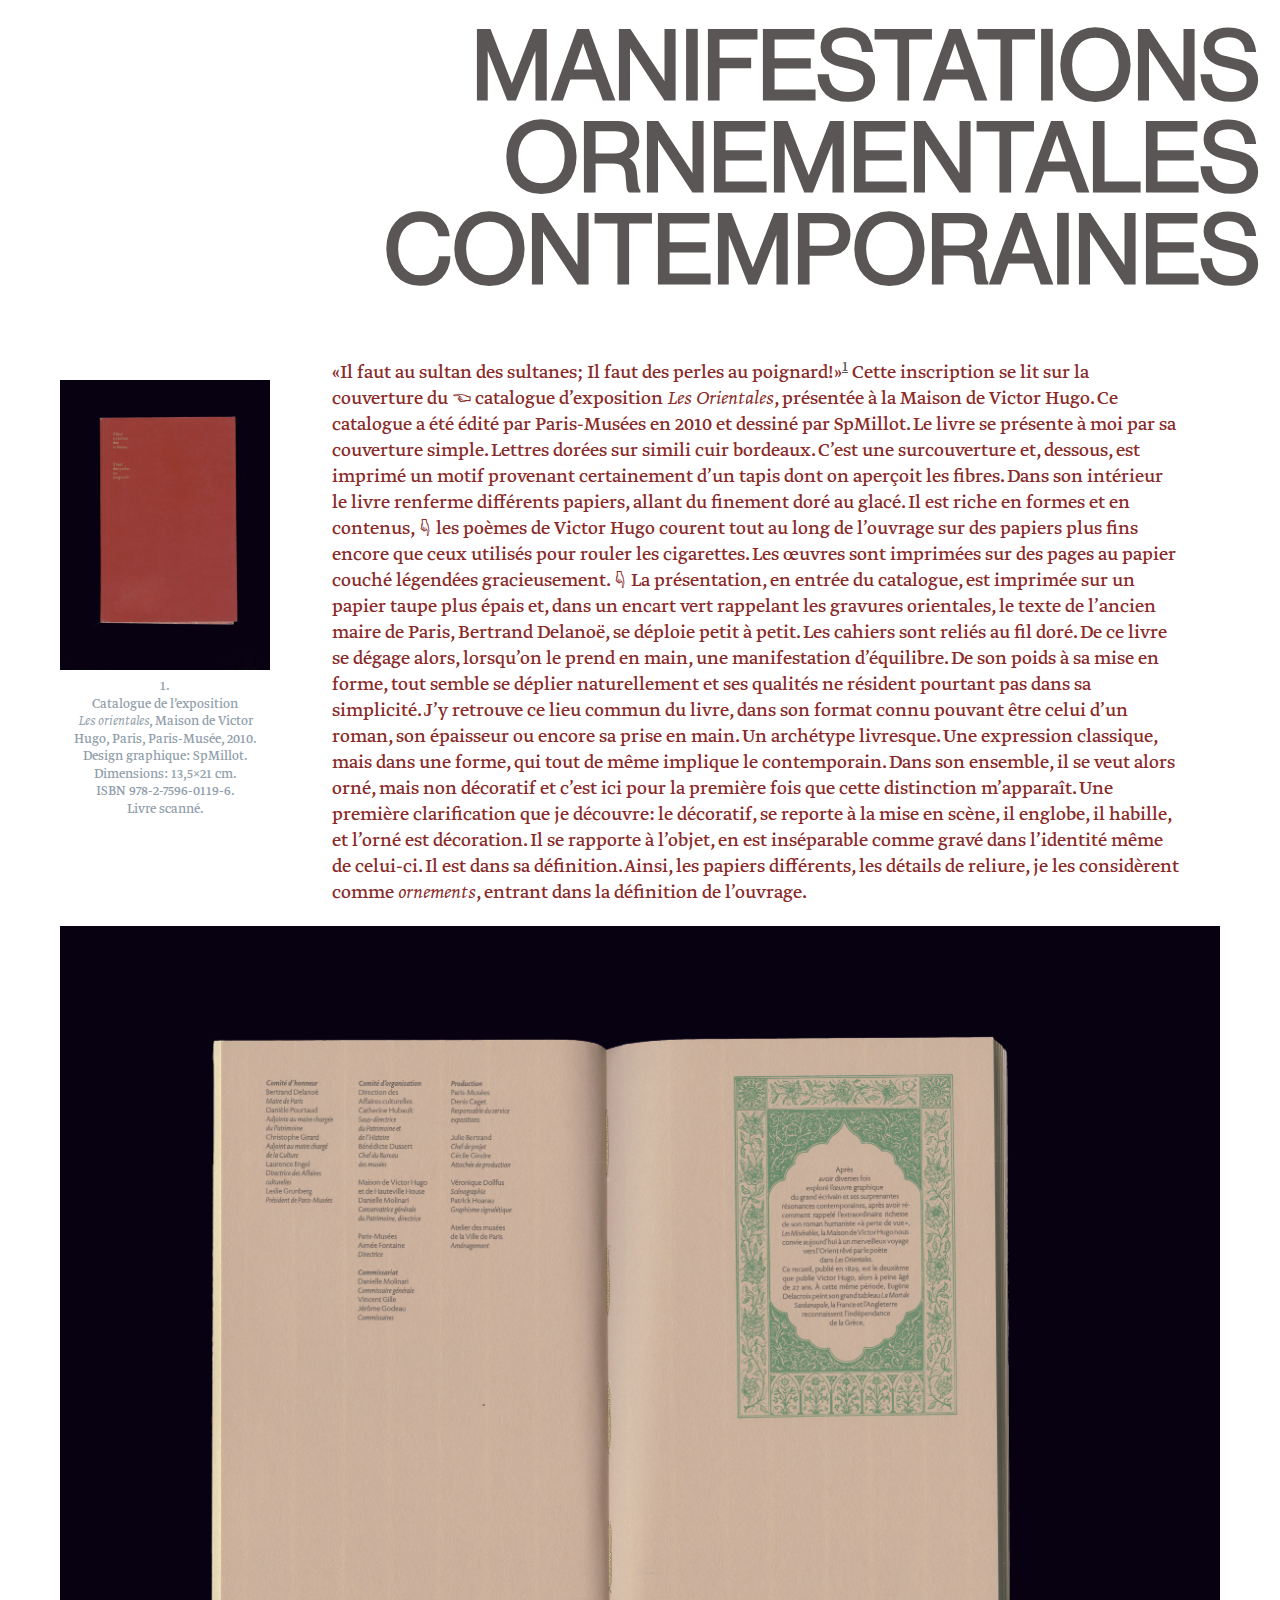
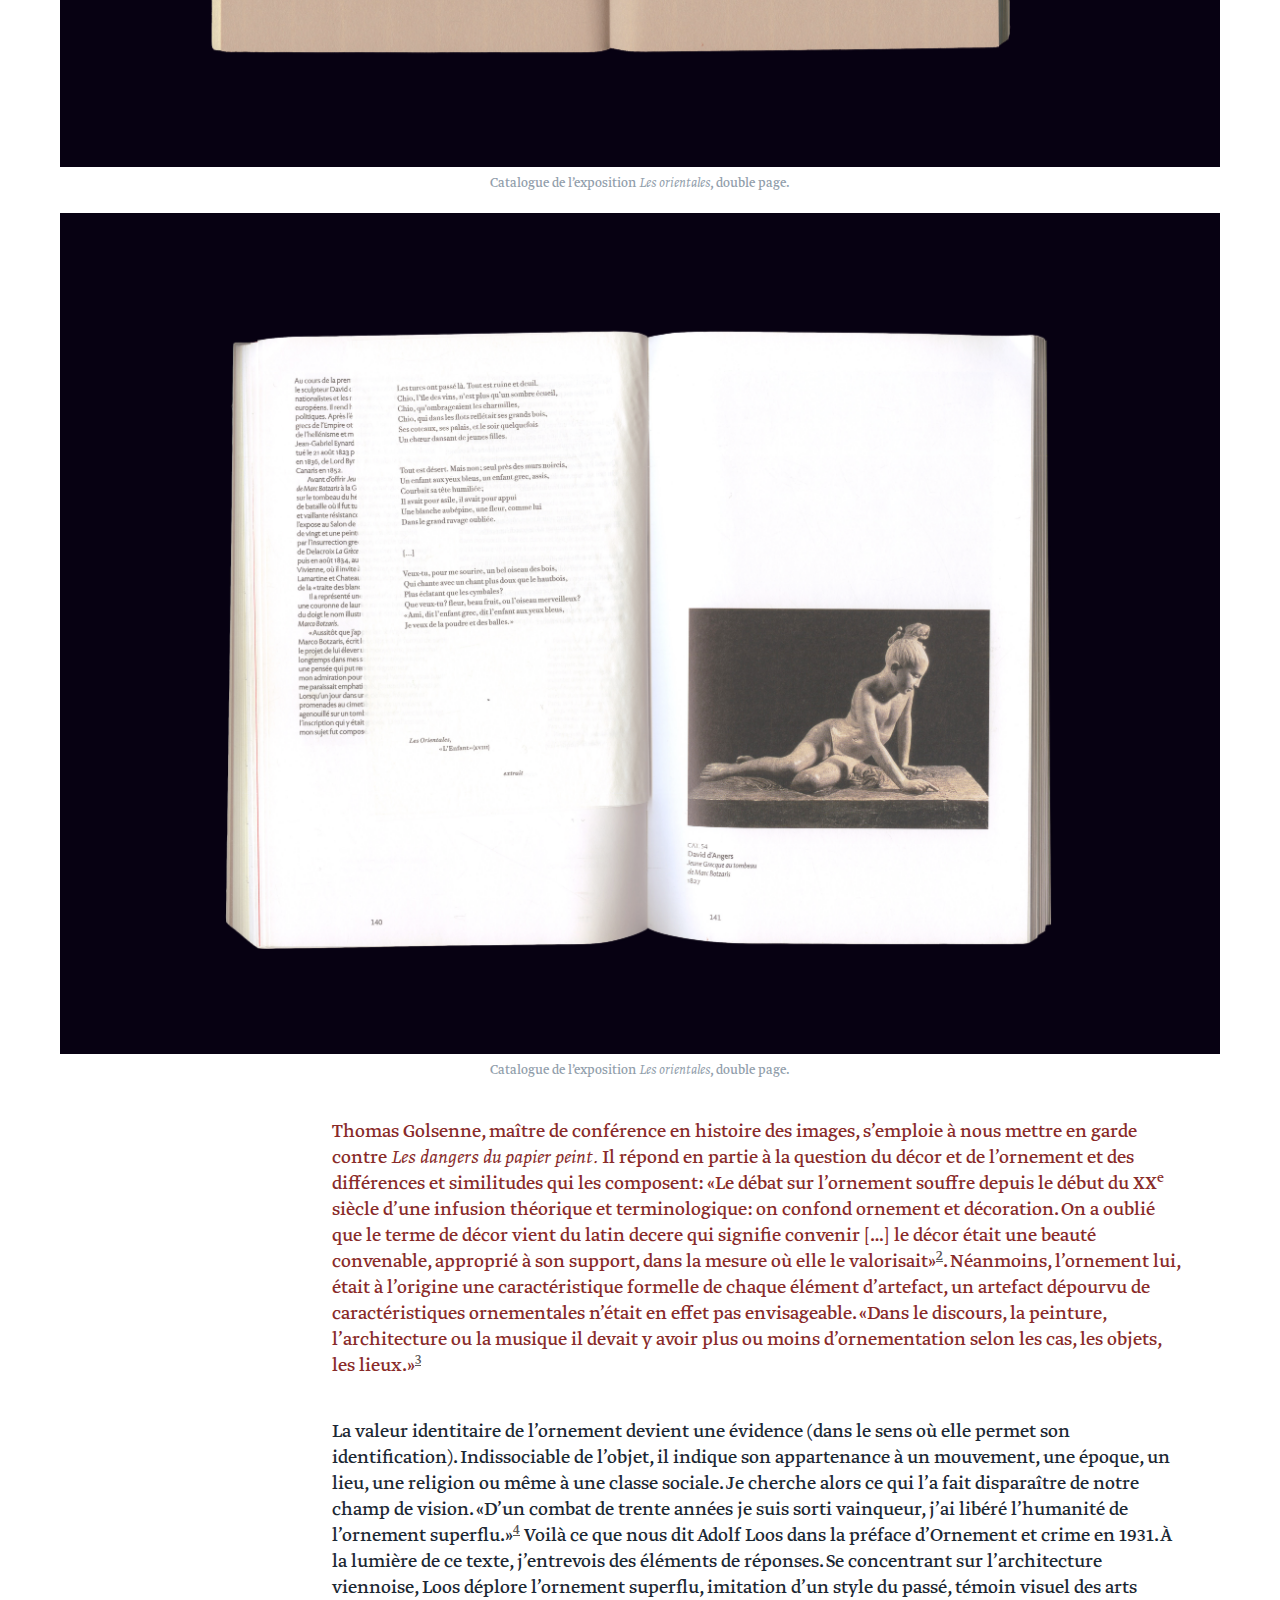
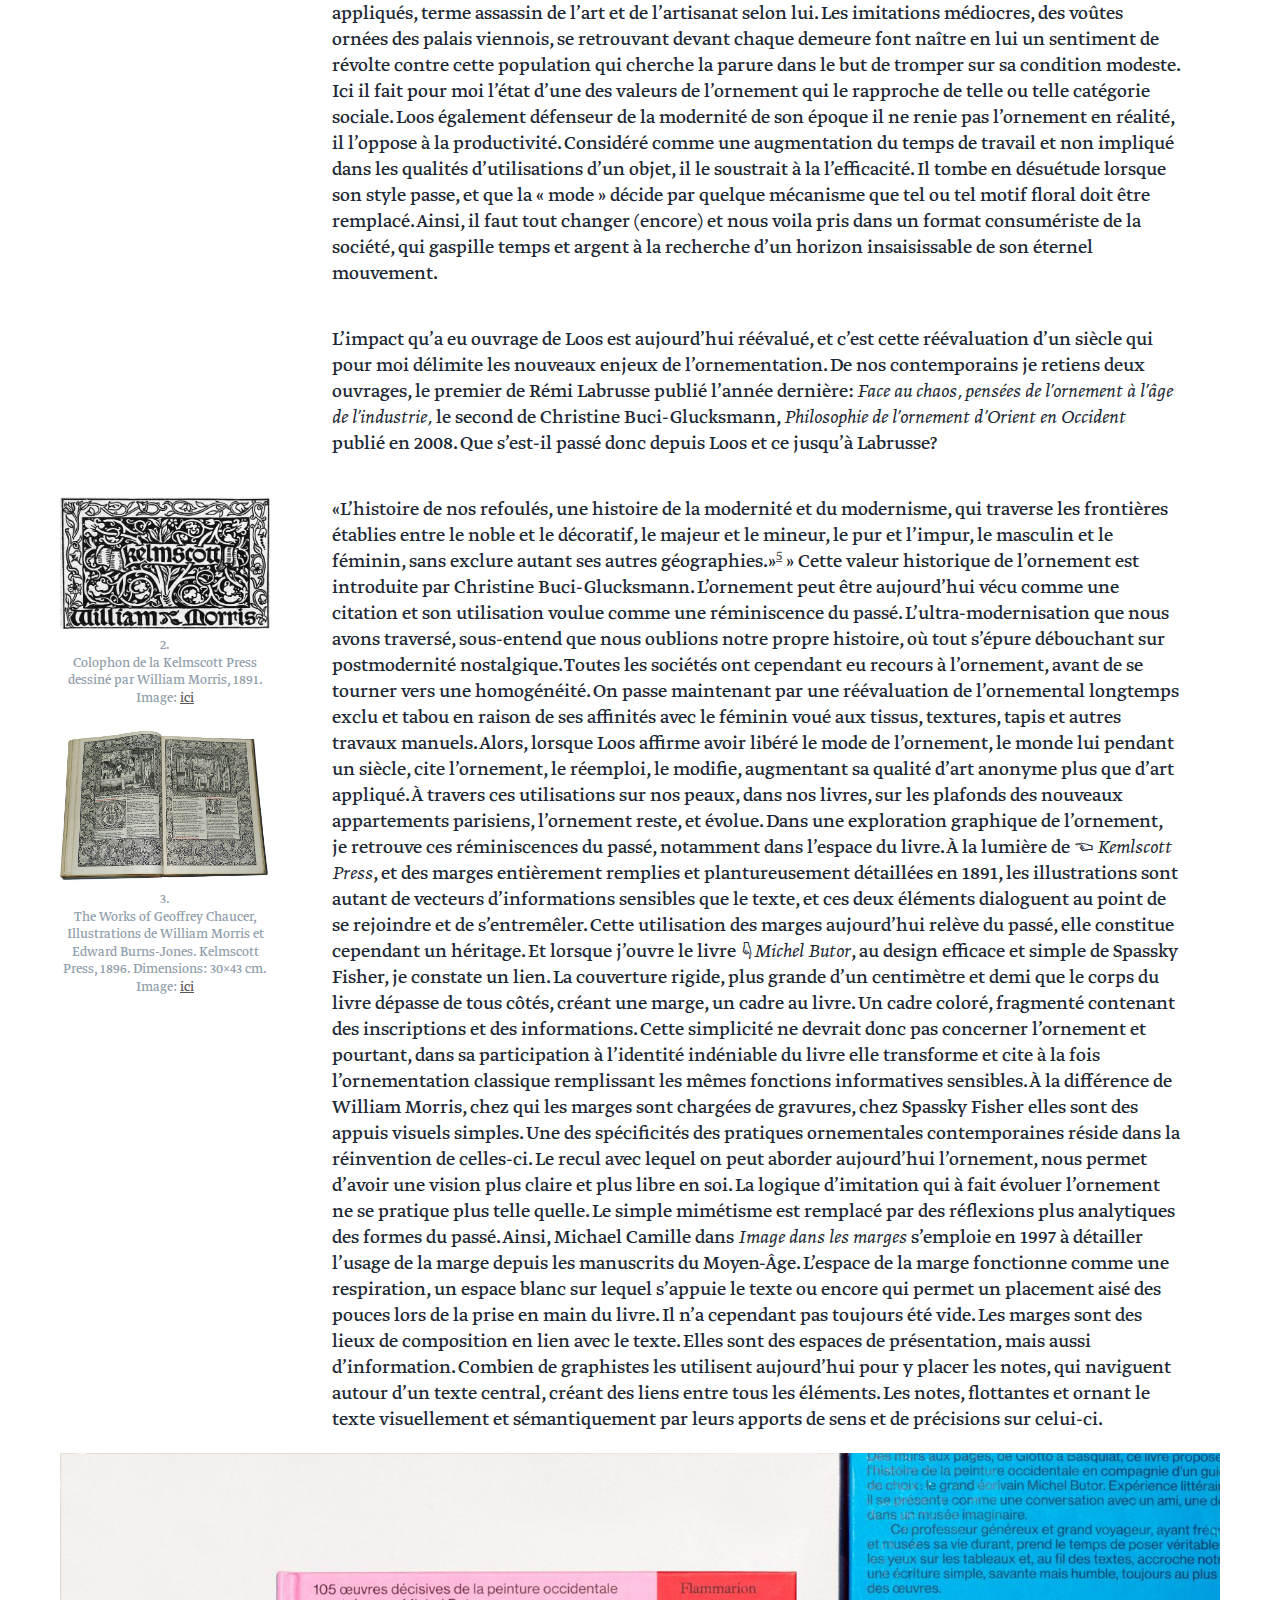
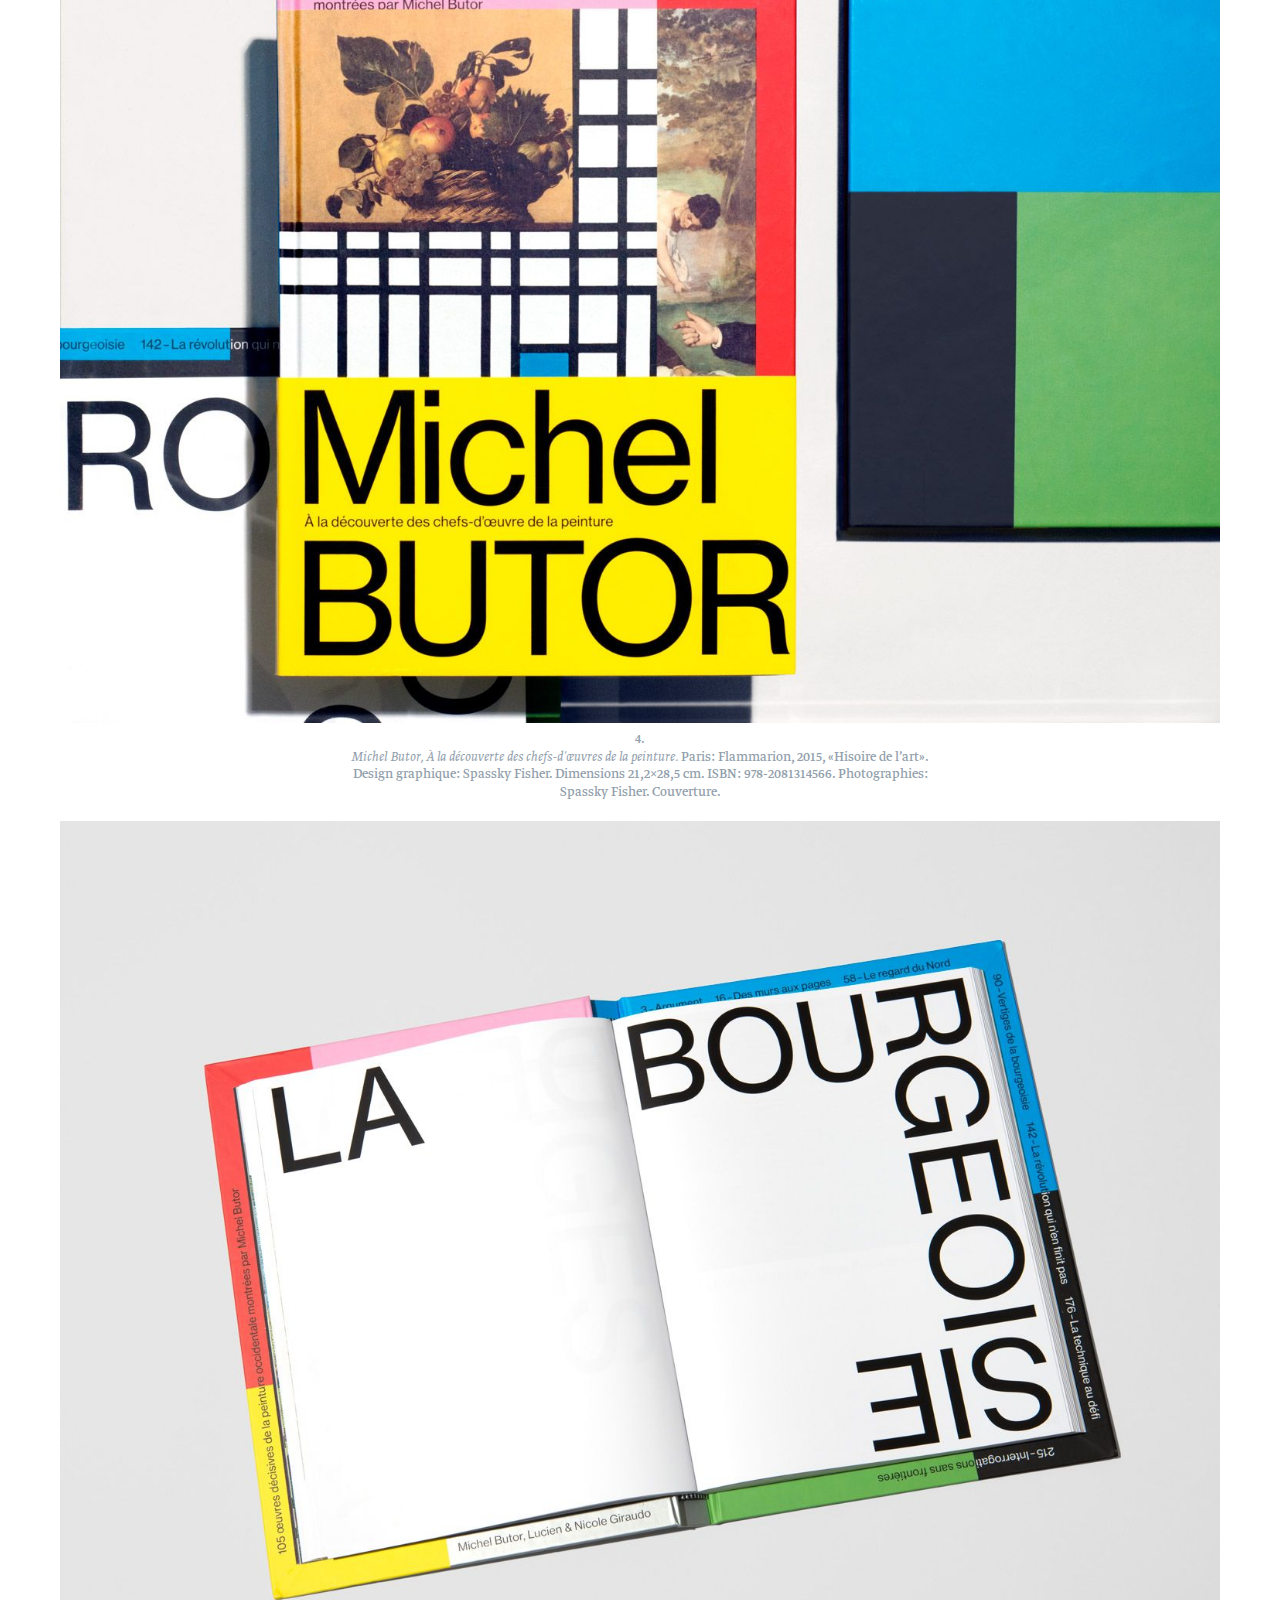
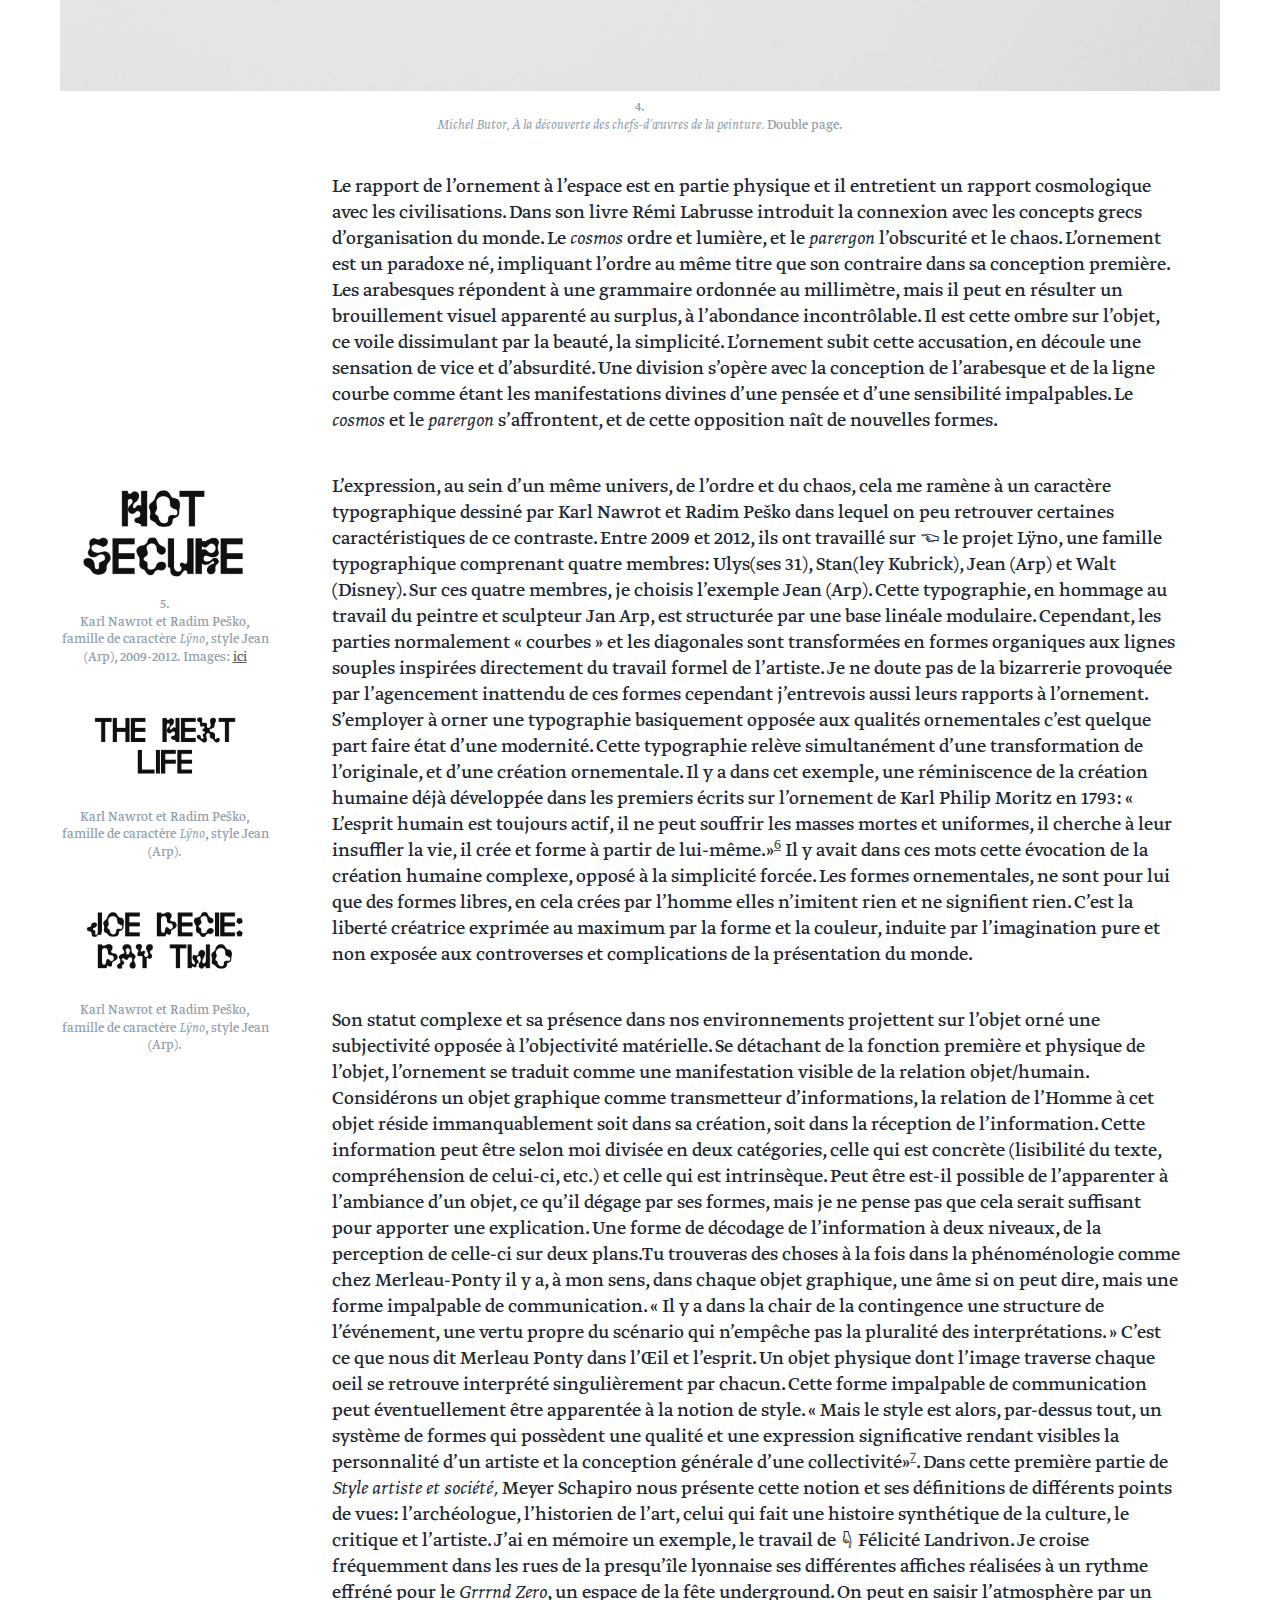
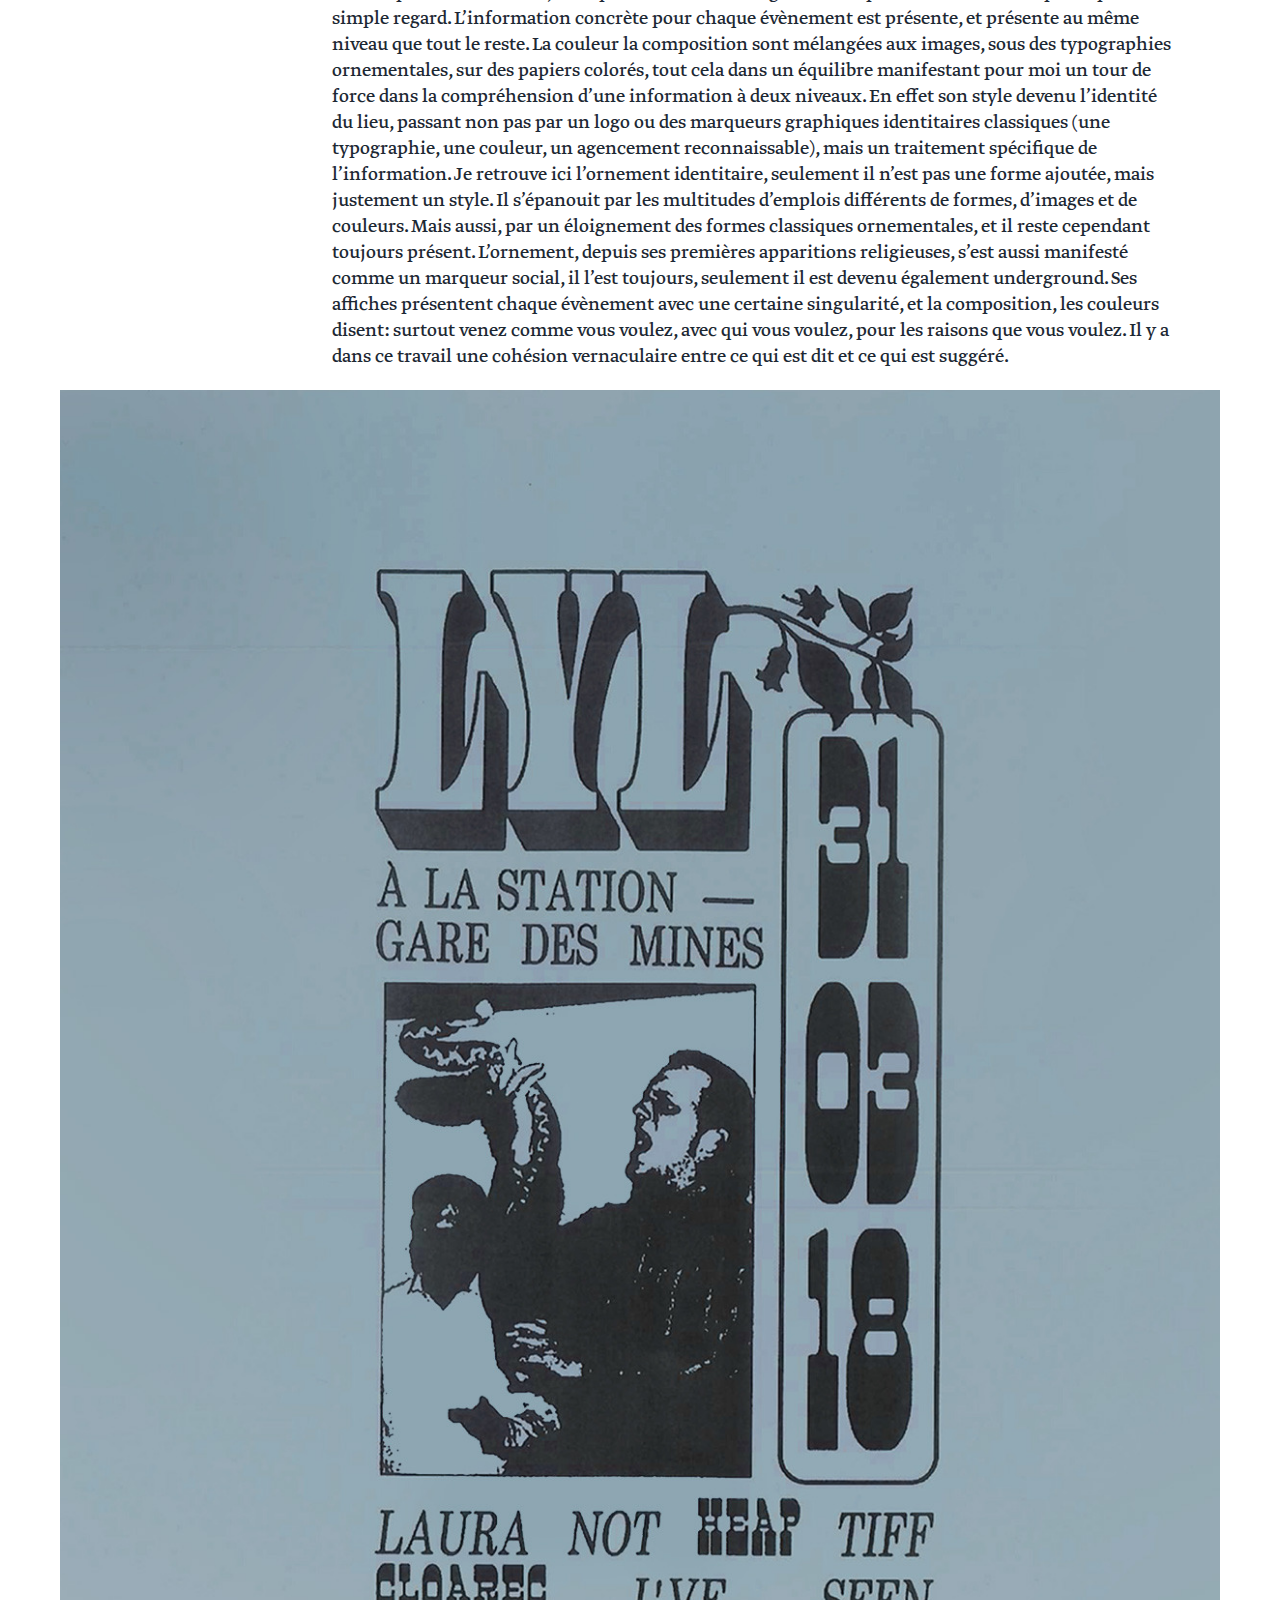
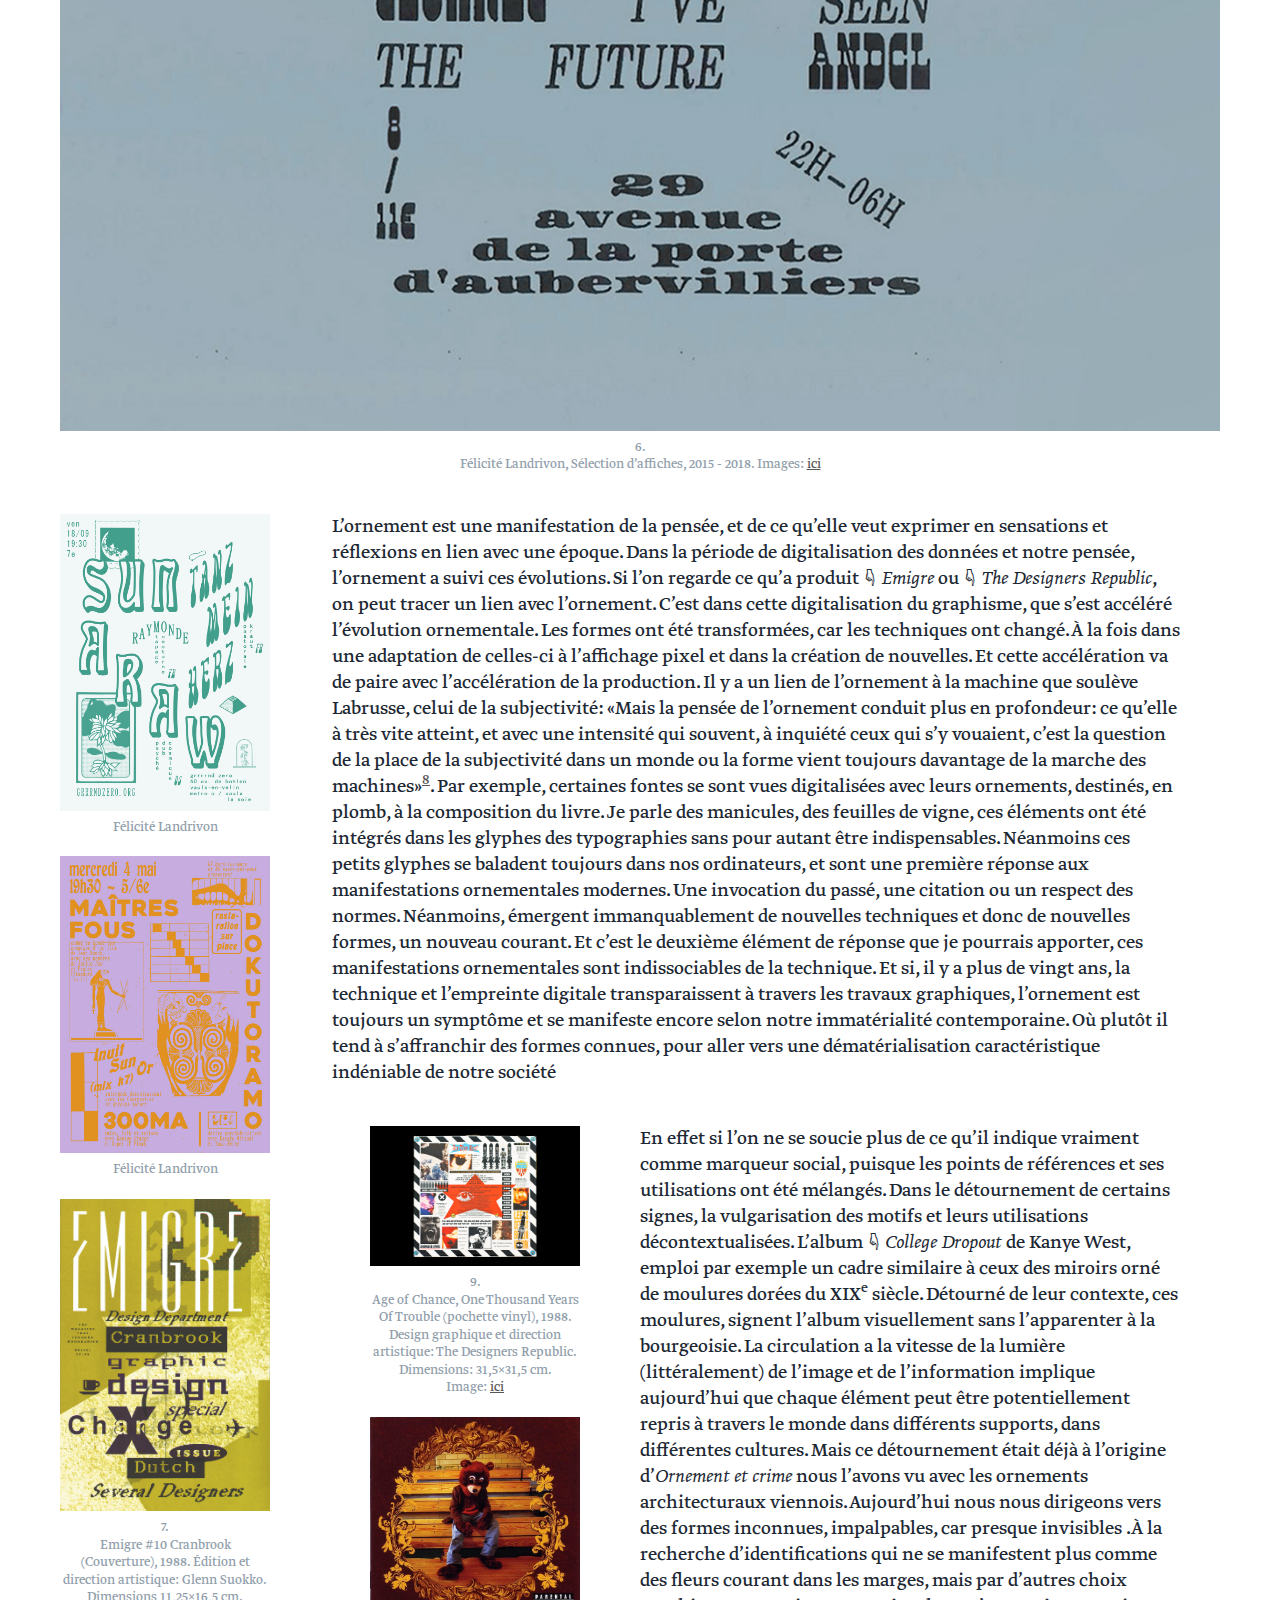
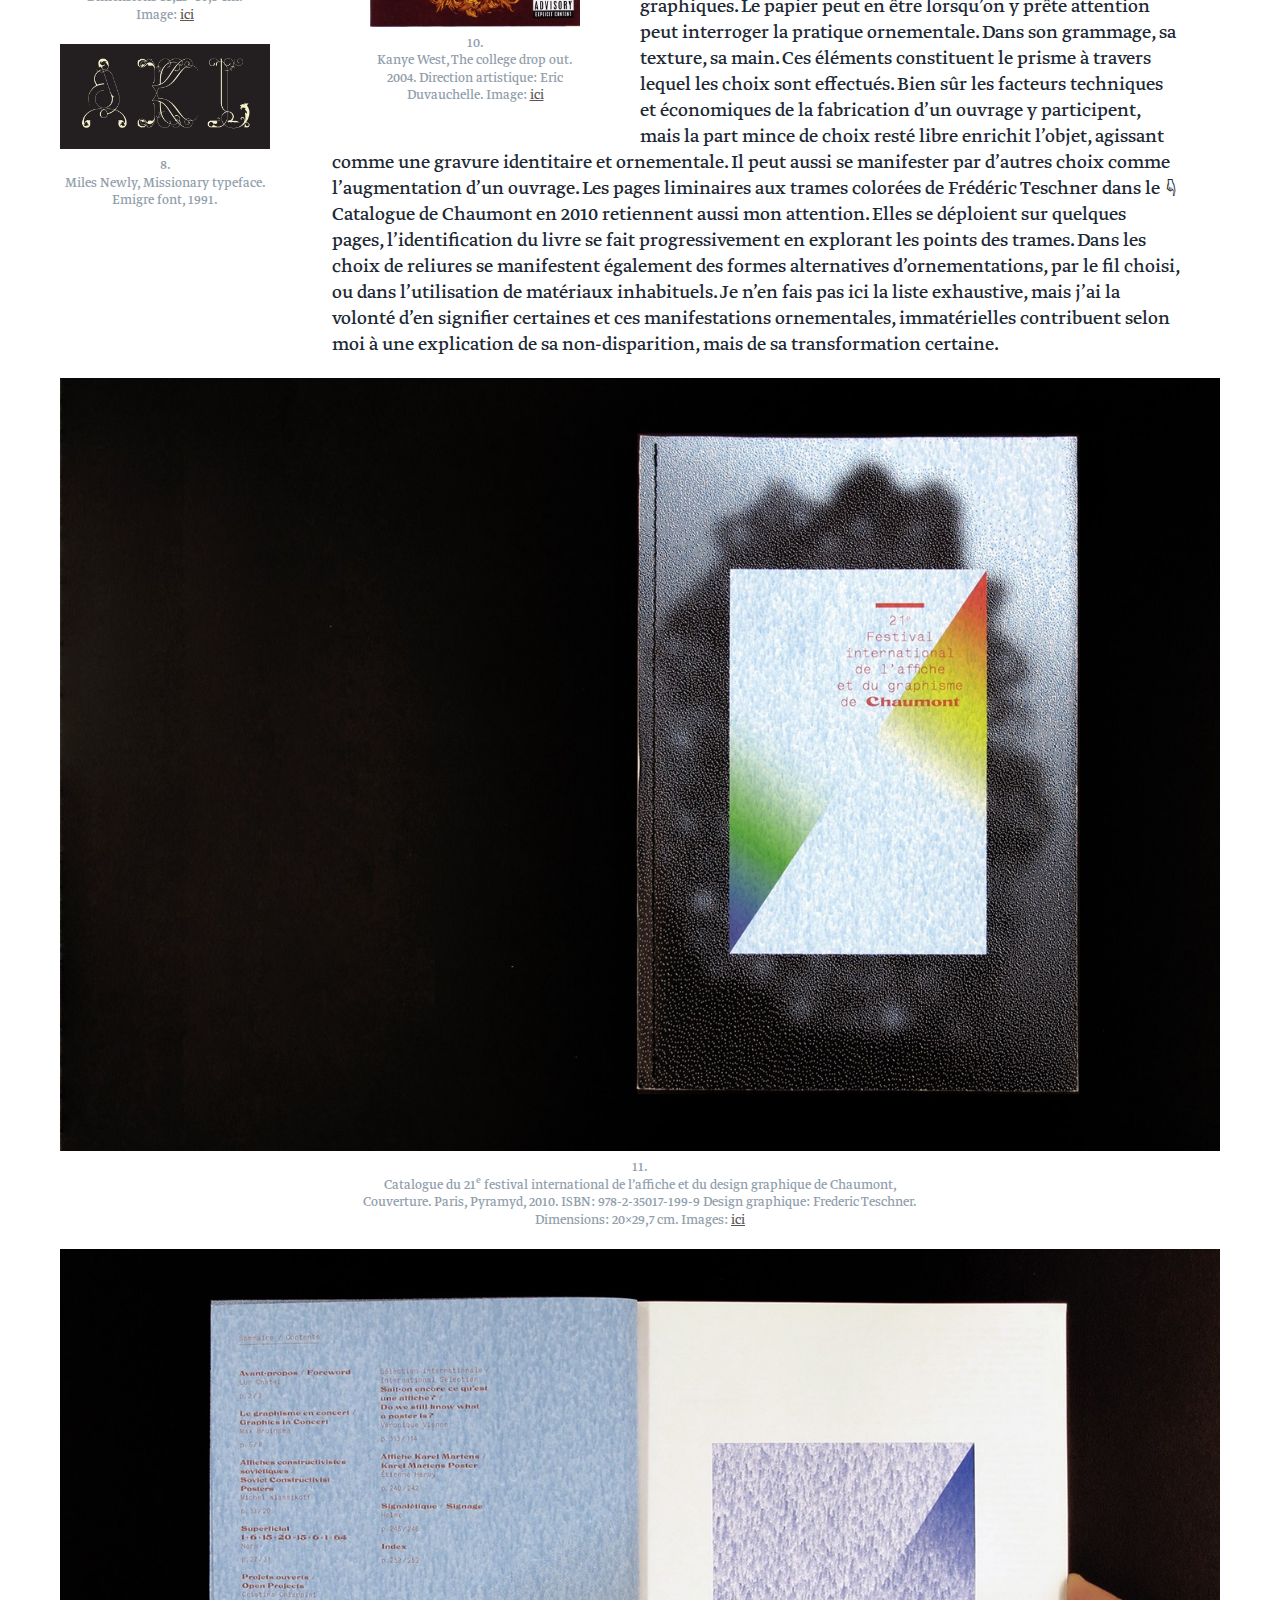
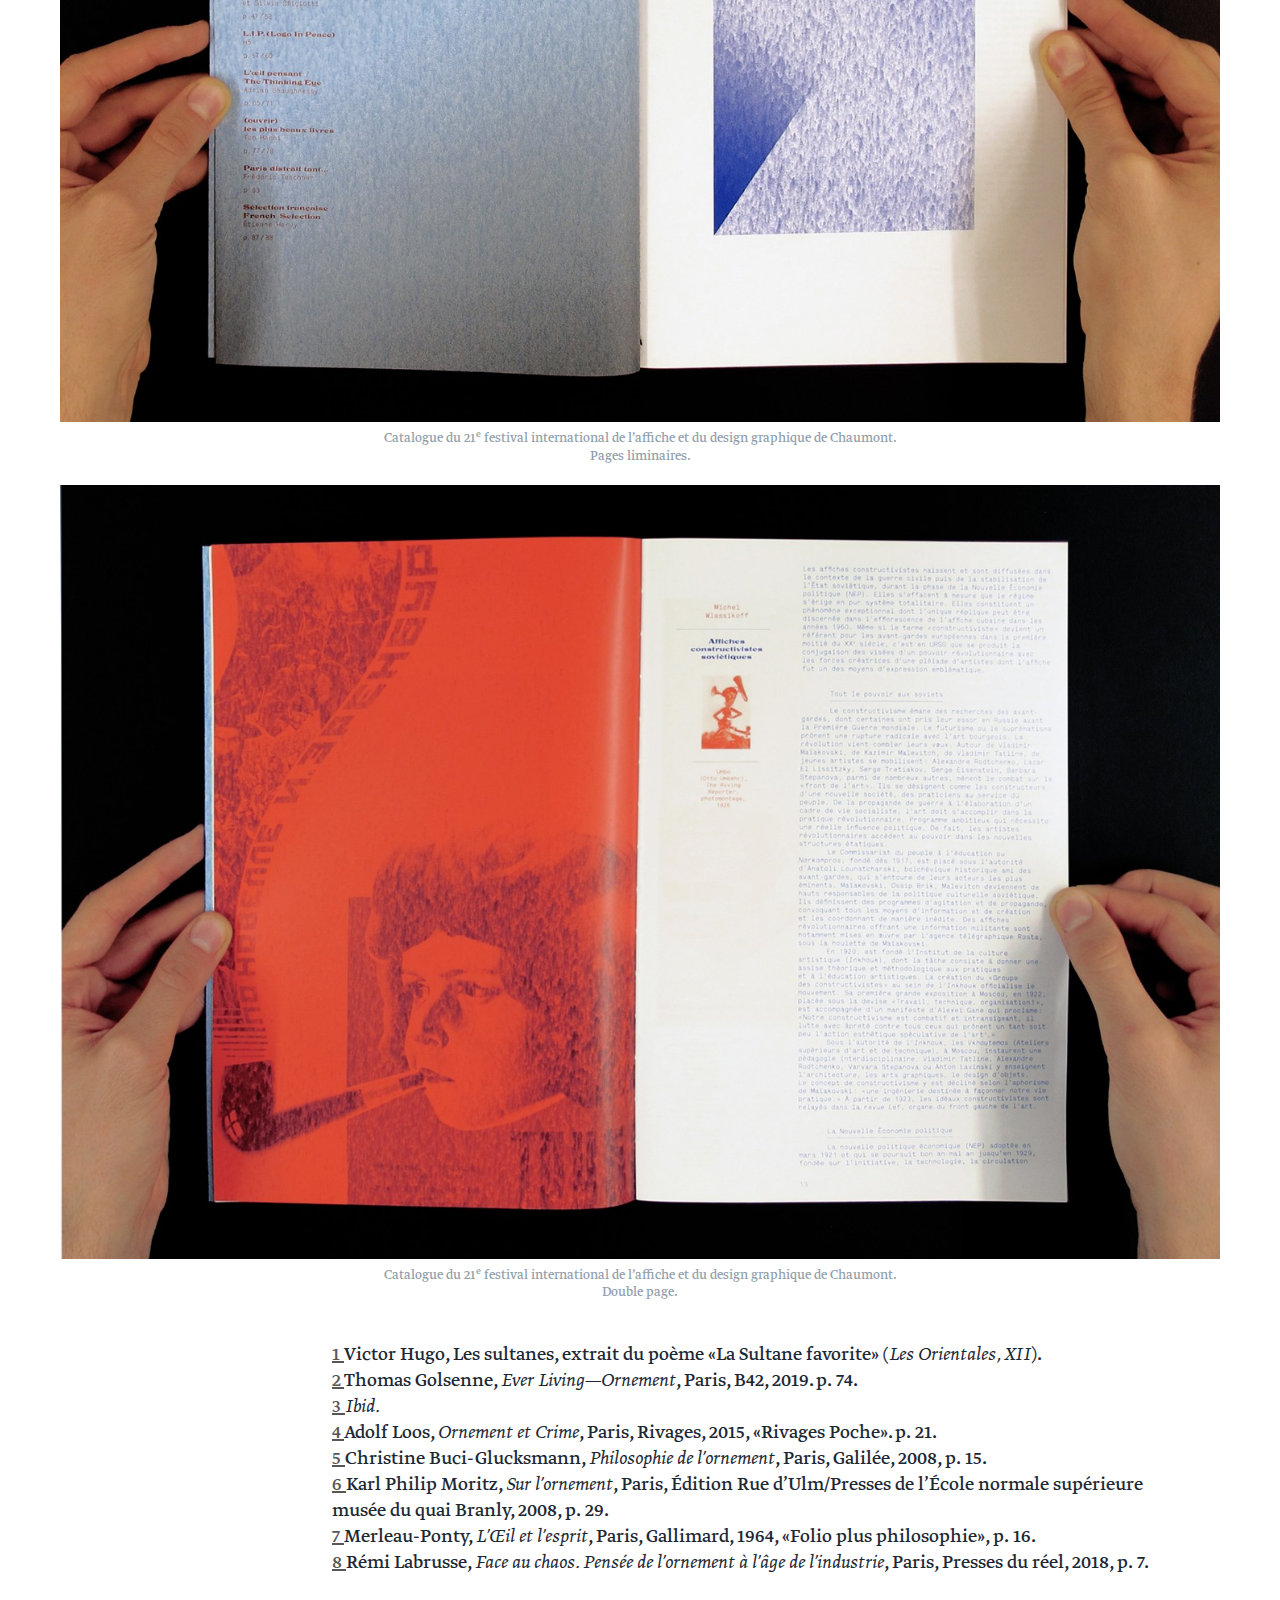
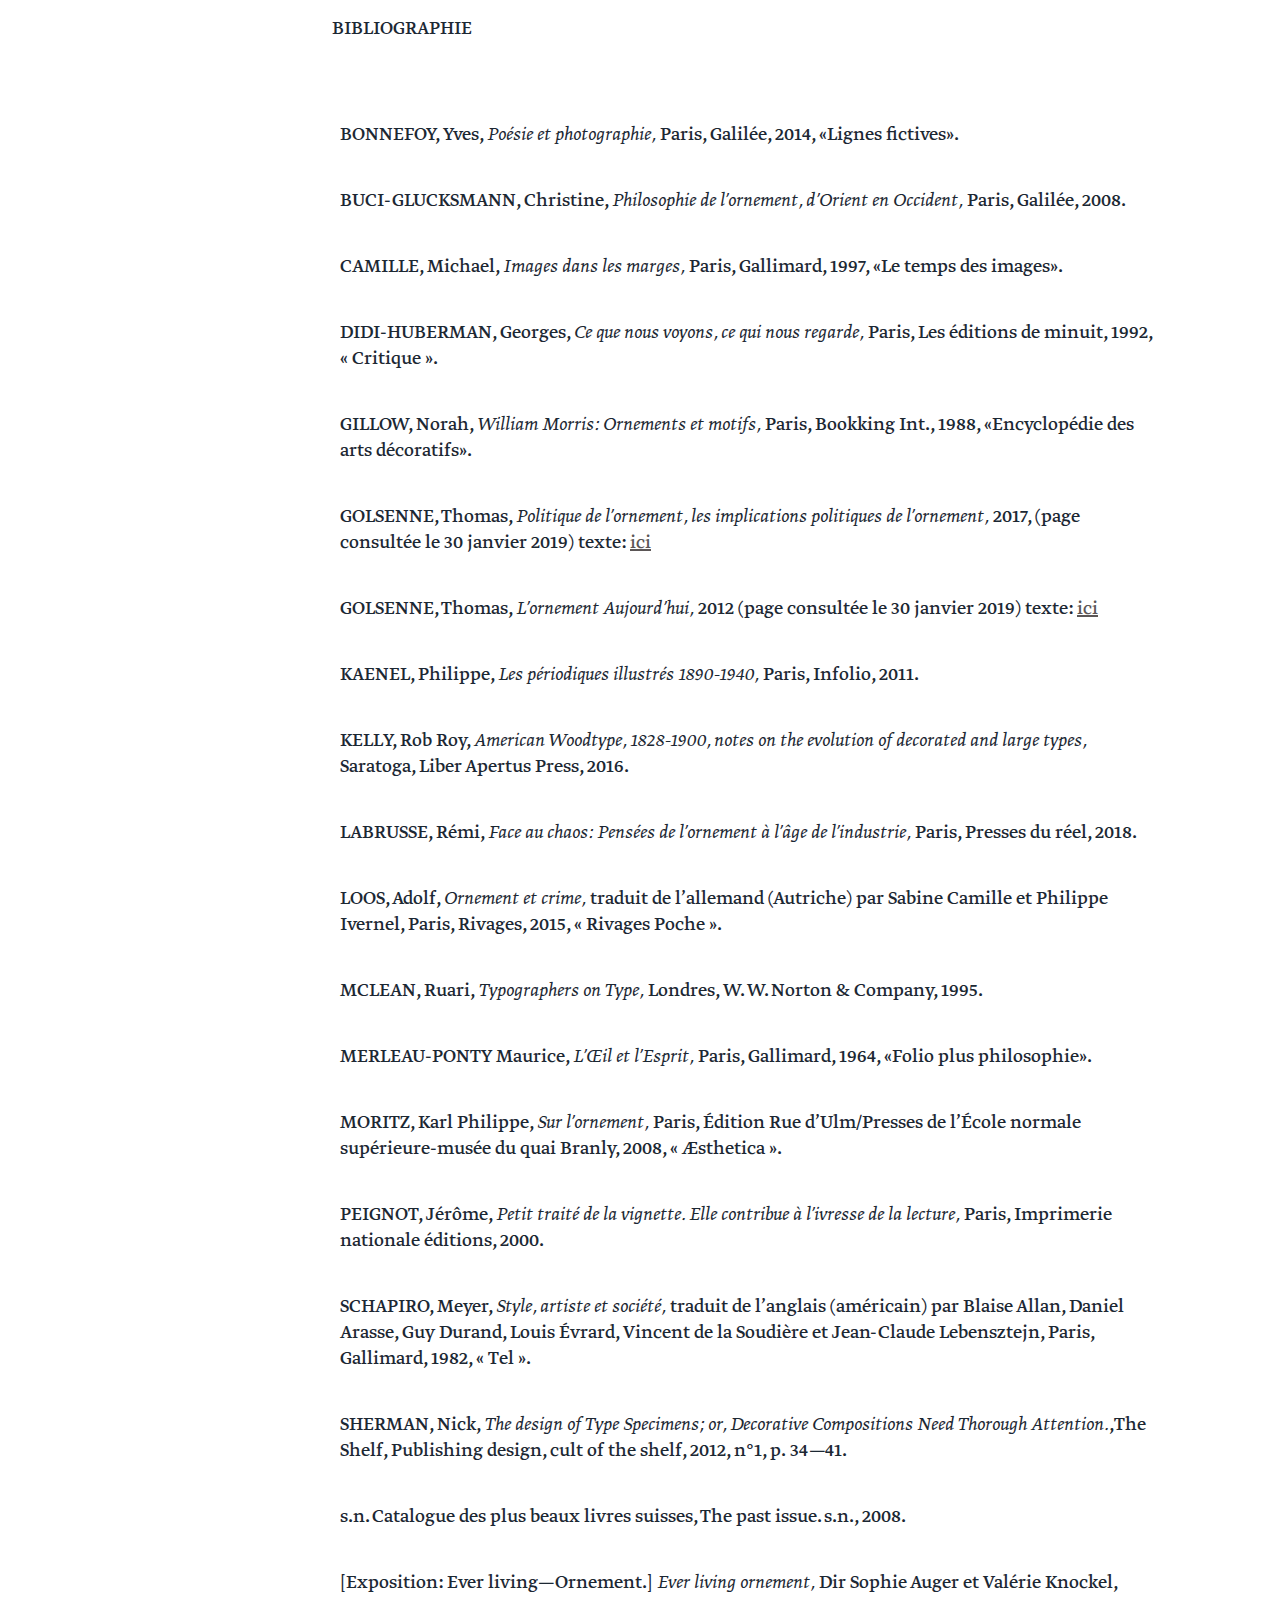
<file: index.html>
<!DOCTYPE html>
<html xmlns="http://www.w3.org/1999/xhtml" lang="" xml:lang="">
<head>
  <meta charset="utf-8" />
  <meta name="generator" content="pandoc" />
  <meta name="viewport" content="width=device-width, initial-scale=1.0, user-scalable=yes" />
  <title>Manifestations ornementales contemporaines</title>
  <style>
      code{white-space: pre-wrap;}
      span.smallcaps{font-variant: small-caps;}
      span.underline{text-decoration: underline;}
      div.column{display: inline-block; vertical-align: top; width: 50%;}
  </style>
  <link rel="stylesheet" href="css/layout.css" />
  <!--[if lt IE 9]>
    <script src="//cdnjs.cloudflare.com/ajax/libs/html5shiv/3.7.3/html5shiv-printshiv.min.js"></script>
  <![endif]-->
</head>
<body>
<header id="title-block-header">
<h1 class="title">Manifestations ornementales contemporaines</h1>
</header>
<div class="colonne">
<figure>
<img src="images_jpeg/Fig_01a.jpg" title="Couverture Les Orientales" alt="1.   Catalogue de l’exposition  Les orientales, Maison de Victor Hugo, Paris, Paris-Musée, 2010. Design graphique: SpMillot. Dimensions: 13,5×21 cm.  ISBN 978-2-7596-0119-6.  Livre scanné." /><figcaption>1. <br> Catalogue de l’exposition <br><em>Les orientales</em>, Maison de Victor Hugo, Paris, Paris-Musée, 2010. Design graphique: SpMillot. Dimensions: 13,5×21 cm. <br>ISBN 978-2-7596-0119-6. <br>Livre scanné.</figcaption>
</figure>
</div>
<div class="rouge">
<p>«Il faut au sultan des sultanes; Il faut des perles au poignard!»<sup><a href="#note1" id="retour1">1</a></sup> Cette inscription se lit sur la couverture du <span class="hideXS">☜</span> catalogue d’exposition <em>Les Orientales</em>, présentée à la Maison de Victor Hugo. Ce catalogue a été édité par Paris-Musées en 2010 et dessiné par SpMillot. Le livre se présente à moi par sa couverture simple. Lettres dorées sur simili cuir bordeaux. C’est une surcouverture et, dessous, est imprimé un motif provenant certainement d’un tapis dont on aperçoit les fibres. Dans son intérieur le livre renferme différents papiers, allant du finement doré au glacé. Il est riche en formes et en contenus, <span class="hideXS">☟</span> les poèmes de Victor Hugo courent tout au long de l’ouvrage sur des papiers plus fins encore que ceux utilisés pour rouler les cigarettes. Les œuvres sont imprimées sur des pages au papier couché légendées gracieusement. <span class="hideXS">☟</span> La présentation, en entrée du catalogue, est imprimée sur un papier taupe plus épais et, dans un encart vert rappelant les gravures orientales, le texte de l’ancien maire de Paris, Bertrand Delanoë, se déploie petit à petit. Les cahiers sont reliés au fil doré. De ce livre se dégage alors, lorsqu’on le prend en main, une manifestation d’équilibre. De son poids à sa mise en forme, tout semble se déplier naturellement et ses qualités ne résident pourtant pas dans sa simplicité. J’y retrouve ce lieu commun du livre, dans son format connu pouvant être celui d’un roman, son épaisseur ou encore sa prise en main. Un archétype livresque. Une expression classique, mais dans une forme, qui tout de même implique le contemporain. Dans son ensemble, il se veut alors orné, mais non décoratif et c’est ici pour la première fois que cette distinction m’apparaît. Une première clarification que je découvre: le décoratif, se reporte à la mise en scène, il englobe, il habille, et l’orné est décoration. Il se rapporte à l’objet, en est inséparable comme gravé dans l’identité même de celui-ci. Il est dans sa définition. Ainsi, les papiers différents, les détails de reliure, je les considèrent comme <em>ornements</em>, entrant dans la définition de l’ouvrage.</p>
<figure>
<img src="images_jpeg/Fig_01b.jpg" title="Double page 1 Les Orientales" alt="Catalogue de l’exposition Les orientales, double page." /><figcaption>Catalogue de l’exposition <em>Les orientales</em>, double page.</figcaption>
</figure>
<figure>
<img src="images_jpeg/Fig_01c.jpg" title="Double page 2 Les Orientales" alt="Catalogue de l’exposition Les orientales, double page." /><figcaption>Catalogue de l’exposition <em>Les orientales</em>, double page.</figcaption>
</figure>
<p>Thomas Golsenne, maître de conférence en histoire des images, s’emploie à nous mettre en garde contre <em>Les dangers du papier peint.</em> Il répond en partie à la question du décor et de l’ornement et des différences et similitudes qui les composent: «Le débat sur l’ornement souffre depuis le début du XX<sup>e</sup> siècle d’une infusion théorique et terminologique: on confond ornement et décoration. On a oublié que le terme de décor vient du latin decere qui signifie convenir […] le décor était une beauté convenable, approprié à son support, dans la mesure où elle le valorisait»<sup><a href="#note2" id="retour2">2</a></sup>. Néanmoins, l’ornement lui, était à l’origine une caractéristique formelle de chaque élément d’artefact, un artefact dépourvu de caractéristiques ornementales n’était en effet pas envisageable. «Dans le discours, la peinture, l’architecture ou la musique il devait y avoir plus ou moins d’ornementation selon les cas, les objets, les lieux.»<sup><a href="#note3" id="retour3">3</a></sup></p>
</div>
<p>La valeur identitaire de l’ornement devient une évidence (dans le sens où elle permet son identification). Indissociable de l’objet, il indique son appartenance à un mouvement, une époque, un lieu, une religion ou même à une classe sociale. Je cherche alors ce qui l’a fait disparaître de notre champ de vision. «D’un combat de trente années je suis sorti vainqueur, j’ai libéré l’humanité de l’ornement superflu.»<sup><a href="#note4" id="retour4">4</a></sup> Voilà ce que nous dit Adolf Loos dans la préface d’Ornement et crime en 1931. À la lumière de ce texte, j’entrevois des éléments de réponses. Se concentrant sur l’architecture viennoise, Loos déplore l’ornement superflu, imitation d’un style du passé, témoin visuel des arts appliqués, terme assassin de l’art et de l’artisanat selon lui. Les imitations médiocres, des voûtes ornées des palais viennois, se retrouvant devant chaque demeure font naître en lui un sentiment de révolte contre cette population qui cherche la parure dans le but de tromper sur sa condition modeste. Ici il fait pour moi l’état d’une des valeurs de l’ornement qui le rapproche de telle ou telle catégorie sociale. Loos également défenseur de la modernité de son époque il ne renie pas l’ornement en réalité, il l’oppose à la productivité. Considéré comme une augmentation du temps de travail et non impliqué dans les qualités d’utilisations d’un objet, il le soustrait à la l’efficacité. Il tombe en désuétude lorsque son style passe, et que la « mode » décide par quelque mécanisme que tel ou tel motif floral doit être remplacé. Ainsi, il faut tout changer (encore) et nous voila pris dans un format consumériste de la société, qui gaspille temps et argent à la recherche d’un horizon insaisissable de son éternel mouvement.</p>
<p>L’impact qu’a eu ouvrage de Loos est aujourd’hui réévalué, et c’est cette réévaluation d’un siècle qui pour moi délimite les nouveaux enjeux de l’ornementation. De nos contemporains je retiens deux ouvrages, le premier de Rémi Labrusse publié l’année dernière: <em>Face au chaos, pensées de l’ornement à l’âge de l’industrie,</em> le second de Christine Buci-Glucksmann, <em>Philosophie de l’ornement d’Orient en Occident</em> publié en 2008. Que s’est-il passé donc depuis Loos et ce jusqu’à Labrusse?</p>
<div class="colonne">
<figure>
<img src="images_jpeg/Fig_02.jpg" title="Kelmscott Colophon" alt="2.  Colophon de la Kelmscott Press dessiné par William Morris, 1891. Image: ici" /><figcaption>2.<br> Colophon de la Kelmscott Press dessiné par William Morris, 1891. Image: <a href="https://www.victorianweb.org">ici</a></figcaption>
</figure>
<figure>
<img src="images_jpeg/Fig_03.jpg" title="Kelmscott Livre" alt="3.  The Works of Geoffrey Chaucer, Illustrations de William Morris et Edward Burns-Jones. Kelmscott Press, 1896. Dimensions: 30×43 cm. Image: ici" /><figcaption>3.<br> The Works of Geoffrey Chaucer, Illustrations de William Morris et Edward Burns-Jones. Kelmscott Press, 1896. Dimensions: 30×43 cm. Image: <a href="https://www.barterbooks.co.uk">ici</a></figcaption>
</figure>
</div>
<p>«L’histoire de nos refoulés, une histoire de la modernité et du modernisme, qui traverse les frontières établies entre le noble et le décoratif, le majeur et le mineur, le pur et l’impur, le masculin et le féminin, sans exclure autant ses autres géographies.»<sup><a href="#note5" id="retour5">5</a></sup> » Cette valeur historique de l’ornement est introduite par Christine Buci-Glucksmann. L’ornement peut être aujourd’hui vécu comme une citation et son utilisation voulue comme une réminiscence du passé. L’ultra-modernisation que nous avons traversé, sous-entend que nous oublions notre propre histoire, où tout s’épure débouchant sur postmodernité nostalgique. Toutes les sociétés ont cependant eu recours à l’ornement, avant de se tourner vers une homogénéité. On passe maintenant par une réévaluation de l’ornemental longtemps exclu et tabou en raison de ses affinités avec le féminin voué aux tissus, textures, tapis et autres travaux manuels. Alors, lorsque Loos affirme avoir libéré le mode de l’ornement, le monde lui pendant un siècle, cite l’ornement, le réemploi, le modifie, augmentant sa qualité d’art anonyme plus que d’art appliqué. À travers ces utilisations sur nos peaux, dans nos livres, sur les plafonds des nouveaux appartements parisiens, l’ornement reste, et évolue. Dans une exploration graphique de l’ornement, je retrouve ces réminiscences du passé, notamment dans l’espace du livre. À la lumière de <span class="hideXS">☜</span> <em>Kemlscott Press</em>, et des marges entièrement remplies et plantureusement détaillées en 1891, les illustrations sont autant de vecteurs d’informations sensibles que le texte, et ces deux éléments dialoguent au point de se rejoindre et de s’entremêler. Cette utilisation des marges aujourd’hui relève du passé, elle constitue cependant un héritage. Et lorsque j’ouvre le livre <span class="hideXS">☟</span><em>Michel Butor</em>, au design efficace et simple de Spassky Fisher, je constate un lien. La couverture rigide, plus grande d’un centimètre et demi que le corps du livre dépasse de tous côtés, créant une marge, un cadre au livre. Un cadre coloré, fragmenté contenant des inscriptions et des informations. Cette simplicité ne devrait donc pas concerner l’ornement et pourtant, dans sa participation à l’identité indéniable du livre elle transforme et cite à la fois l’ornementation classique remplissant les mêmes fonctions informatives sensibles. À la différence de William Morris, chez qui les marges sont chargées de gravures, chez Spassky Fisher elles sont des appuis visuels simples. Une des spécificités des pratiques ornementales contemporaines réside dans la réinvention de celles-ci. Le recul avec lequel on peut aborder aujourd’hui l’ornement, nous permet d’avoir une vision plus claire et plus libre en soi. La logique d’imitation qui à fait évoluer l’ornement ne se pratique plus telle quelle. Le simple mimétisme est remplacé par des réflexions plus analytiques des formes du passé. Ainsi, Michael Camille dans <em>Image dans les marges</em> s’emploie en 1997 à détailler l’usage de la marge depuis les manuscrits du Moyen-Âge. L’espace de la marge fonctionne comme une respiration, un espace blanc sur lequel s’appuie le texte ou encore qui permet un placement aisé des pouces lors de la prise en main du livre. Il n’a cependant pas toujours été vide. Les marges sont des lieux de composition en lien avec le texte. Elles sont des espaces de présentation, mais aussi d’information. Combien de graphistes les utilisent aujourd’hui pour y placer les notes, qui naviguent autour d’un texte central, créant des liens entre tous les éléments. Les notes, flottantes et ornant le texte visuellement et sémantiquement par leurs apports de sens et de précisions sur celui-ci.</p>
<figure>
<img src="images_jpeg/Fig_04a.jpg" title="Michel Butor couverture" alt="4.   Michel Butor, À la découverte des chefs-d’œuvres de la peinture. Paris: Flammarion, 2015, «Hisoire de l’art». Design graphique: Spassky Fisher. Dimensions 21,2×28,5 cm. ISBN: 978-2081314566. Photographies: Spassky Fisher. Couverture." /><figcaption>4. <br> <em>Michel Butor, À la découverte des chefs-d’œuvres de la peinture.</em> Paris: Flammarion, 2015, «Hisoire de l’art». Design graphique: Spassky Fisher. Dimensions 21,2×28,5 cm. ISBN: 978-2081314566. Photographies: Spassky Fisher. Couverture.</figcaption>
</figure>
<figure>
<img src="images_jpeg/Fig_04b.jpg" title="Michel Butor double page" alt="4.   Michel Butor, À la découverte des chefs-d’œuvres de la peinture. Double page." /><figcaption>4. <br> <em>Michel Butor, À la découverte des chefs-d’œuvres de la peinture.</em> Double page.</figcaption>
</figure>
<p>Le rapport de l’ornement à l’espace est en partie physique et il entretient un rapport cosmologique avec les civilisations. Dans son livre Rémi Labrusse introduit la connexion avec les concepts grecs d’organisation du monde. Le <em>cosmos</em> ordre et lumière, et le <em>parergon</em> l’obscurité et le chaos. L’ornement est un paradoxe né, impliquant l’ordre au même titre que son contraire dans sa conception première. Les arabesques répondent à une grammaire ordonnée au millimètre, mais il peut en résulter un brouillement visuel apparenté au surplus, à l’abondance incontrôlable. Il est cette ombre sur l’objet, ce voile dissimulant par la beauté, la simplicité. L’ornement subit cette accusation, en découle une sensation de vice et d’absurdité. Une division s’opère avec la conception de l’arabesque et de la ligne courbe comme étant les manifestations divines d’une pensée et d’une sensibilité impalpables. Le <em>cosmos</em> et le <em>parergon</em> s’affrontent, et de cette opposition naît de nouvelles formes.</p>
<div class="colonne">
<figure>
<img src="images_jpeg/Fig_05a.jpg" title="Typetest3" alt="5.   Karl Nawrot et Radim Peško, famille de caractère Lÿno, style Jean (Arp), 2009-2012. Images: ici" /><figcaption>5. <br> Karl Nawrot et Radim Peško, famille de caractère <em>Lÿno</em>, style Jean (Arp), 2009-2012. Images: <a href="https://radimpesko.com">ici</a></figcaption>
</figure>
<figure>
<img src="images_jpeg/Fig_05b.jpg" title="TypeTest" alt="Karl Nawrot et Radim Peško, famille de caractère Lÿno, style Jean (Arp)." /><figcaption>Karl Nawrot et Radim Peško, famille de caractère <em>Lÿno</em>, style Jean (Arp).</figcaption>
</figure>
<figure>
<img src="images_jpeg/Fig_05c.jpg" title="TypeTest2" alt="Karl Nawrot et Radim Peško, famille de caractère Lÿno, style Jean (Arp)." /><figcaption>Karl Nawrot et Radim Peško, famille de caractère <em>Lÿno</em>, style Jean (Arp).</figcaption>
</figure>
</div>
<p>L’expression, au sein d’un même univers, de l’ordre et du chaos, cela me ramène à un caractère typographique dessiné par Karl Nawrot et Radim Peško dans lequel on peu retrouver certaines caractéristiques de ce contraste. Entre 2009 et 2012, ils ont travaillé sur <span class="hideXS">☜</span> le projet Lÿno, une famille typographique comprenant quatre membres: Ulys(ses 31), Stan(ley Kubrick), Jean (Arp) et Walt (Disney). Sur ces quatre membres, je choisis l’exemple Jean (Arp). Cette typographie, en hommage au travail du peintre et sculpteur Jan Arp, est structurée par une base linéale modulaire. Cependant, les parties normalement « courbes » et les diagonales sont transformées en formes organiques aux lignes souples inspirées directement du travail formel de l’artiste. Je ne doute pas de la bizarrerie provoquée par l’agencement inattendu de ces formes cependant j’entrevois aussi leurs rapports à l’ornement. S’employer à orner une typographie basiquement opposée aux qualités ornementales c’est quelque part faire état d’une modernité. Cette typographie relève simultanément d’une transformation de l’originale, et d’une création ornementale. Il y a dans cet exemple, une réminiscence de la création humaine déjà développée dans les premiers écrits sur l’ornement de Karl Philip Moritz en 1793: « L’esprit humain est toujours actif, il ne peut souffrir les masses mortes et uniformes, il cherche à leur insuffler la vie, il crée et forme à partir de lui-même.»<sup><a href="#note6" id="retour6">6</a></sup> Il y avait dans ces mots cette évocation de la création humaine complexe, opposé à la simplicité forcée. Les formes ornementales, ne sont pour lui que des formes libres, en cela crées par l’homme elles n’imitent rien et ne signifient rien. C’est la liberté créatrice exprimée au maximum par la forme et la couleur, induite par l’imagination pure et non exposée aux controverses et complications de la présentation du monde.</p>
<p>Son statut complexe et sa présence dans nos environnements projettent sur l’objet orné une subjectivité opposée à l’objectivité matérielle. Se détachant de la fonction première et physique de l’objet, l’ornement se traduit comme une manifestation visible de la relation objet/humain. Considérons un objet graphique comme transmetteur d’informations, la relation de l’Homme à cet objet réside immanquablement soit dans sa création, soit dans la réception de l’information. Cette information peut être selon moi divisée en deux catégories, celle qui est concrète (lisibilité du texte, compréhension de celui-ci, etc.) et celle qui est intrinsèque. Peut être est-il possible de l’apparenter à l’ambiance d’un objet, ce qu’il dégage par ses formes, mais je ne pense pas que cela serait suffisant pour apporter une explication. Une forme de décodage de l’information à deux niveaux, de la perception de celle-ci sur deux plans.Tu trouveras des choses à la fois dans la phénoménologie comme chez Merleau-Ponty il y a, à mon sens, dans chaque objet graphique, une âme si on peut dire, mais une forme impalpable de communication. « Il y a dans la chair de la contingence une structure de l’événement, une vertu propre du scénario qui n’empêche pas la pluralité des interprétations. » C’est ce que nous dit Merleau Ponty dans l’Œil et l’esprit. Un objet physique dont l’image traverse chaque oeil se retrouve interprété singulièrement par chacun. Cette forme impalpable de communication peut éventuellement être apparentée à la notion de style. « Mais le style est alors, par-dessus tout, un système de formes qui possèdent une qualité et une expression significative rendant visibles la personnalité d’un artiste et la conception générale d’une collectivité»<sup><a href="#note7" id="retour7">7</a></sup>. Dans cette première partie de <em>Style artiste et société,</em> Meyer Schapiro nous présente cette notion et ses définitions de différents points de vues: l’archéologue, l’historien de l’art, celui qui fait une histoire synthétique de la culture, le critique et l’artiste. J’ai en mémoire un exemple, le travail de <span class="hideXS">☟</span> Félicité Landrivon. Je croise fréquemment dans les rues de la presqu’île lyonnaise ses différentes affiches réalisées à un rythme effréné pour le <em>Grrrnd Zero</em>, un espace de la fête underground. On peut en saisir l’atmosphère par un simple regard. L’information concrète pour chaque évènement est présente, et présente au même niveau que tout le reste. La couleur la composition sont mélangées aux images, sous des typographies ornementales, sur des papiers colorés, tout cela dans un équilibre manifestant pour moi un tour de force dans la compréhension d’une information à deux niveaux. En effet son style devenu l’identité du lieu, passant non pas par un logo ou des marqueurs graphiques identitaires classiques (une typographie, une couleur, un agencement reconnaissable), mais un traitement spécifique de l’information. Je retrouve ici l’ornement identitaire, seulement il n’est pas une forme ajoutée, mais justement un style. Il s’épanouit par les multitudes d’emplois différents de formes, d’images et de couleurs. Mais aussi, par un éloignement des formes classiques ornementales, et il reste cependant toujours présent. L’ornement, depuis ses premières apparitions religieuses, s’est aussi manifesté comme un marqueur social, il l’est toujours, seulement il est devenu également underground. Ses affiches présentent chaque évènement avec une certaine singularité, et la composition, les couleurs disent: surtout venez comme vous voulez, avec qui vous voulez, pour les raisons que vous voulez. Il y a dans ce travail une cohésion vernaculaire entre ce qui est dit et ce qui est suggéré.</p>
<figure>
<img src="images_jpeg/Fig_06c.jpg" title="Felicité Landrivon1" alt="6.   Félicité Landrivon, Sélection d’affiches, 2015 - 2018. Images: ici" /><figcaption>6. <br> Félicité Landrivon, Sélection d’affiches, 2015 - 2018. Images: <a href="https://felicitonlandrive.tumblr.com">ici</a></figcaption>
</figure>
<div class="colonne">
<figure>
<img src="images_jpeg/Fig_06a.jpg" title="Félicité Landrivon2" alt="Félicité Landrivon" /><figcaption>Félicité Landrivon</figcaption>
</figure>
<figure>
<img src="images_jpeg/Fig_06b.jpg" title="Félicité Landrivon2" alt="Félicité Landrivon" /><figcaption>Félicité Landrivon</figcaption>
</figure>
<figure>
<img src="images_jpeg/Fig_07.jpg" title="Emigre10" alt="7.   Emigre #10 Cranbrook (Couverture), 1988. Édition et direction artistique: Glenn Suokko. Dimensions 11,25×16,5 cm.  Image: ici" /><figcaption>7. <br> Emigre #10 Cranbrook (Couverture), 1988. Édition et direction artistique: Glenn Suokko. Dimensions 11,25×16,5 cm. <br>Image: <a href="https://www.emigre.com/Magazine">ici</a></figcaption>
</figure>
<figure>
<img src="images_jpeg/Fig_08a.gif" title="missionary" alt="8.   Miles Newly, Missionary typeface. Emigre font, 1991." /><figcaption>8. <br> Miles Newly, Missionary typeface. Emigre font, 1991.</figcaption>
</figure>
</div>
<p>L’ornement est une manifestation de la pensée, et de ce qu’elle veut exprimer en sensations et réflexions en lien avec une époque. Dans la période de digitalisation des données et notre pensée, l’ornement a suivi ces évolutions. Si l’on regarde ce qu’a produit <span class="hideXS">☟</span> <em>Emigre</em> ou <span class="hideXS">☟</span> <em>The Designers Republic</em>, on peut tracer un lien avec l’ornement. C’est dans cette digitalisation du graphisme, que s’est accéléré l’évolution ornementale. Les formes ont été transformées, car les techniques ont changé. À la fois dans une adaptation de celles-ci à l’affichage pixel et dans la création de nouvelles. Et cette accélération va de paire avec l’accélération de la production. Il y a un lien de l’ornement à la machine que soulève Labrusse, celui de la subjectivité: «Mais la pensée de l’ornement conduit plus en profondeur: ce qu’elle à très vite atteint, et avec une intensité qui souvent, à inquiété ceux qui s’y vouaient, c’est la question de la place de la subjectivité dans un monde ou la forme vient toujours davantage de la marche des machines»<sup><a href="#note8" id="retour8">8</a></sup>. Par exemple, certaines fontes se sont vues digitalisées avec leurs ornements, destinés, en plomb, à la composition du livre. Je parle des manicules, des feuilles de vigne, ces éléments ont été intégrés dans les glyphes des typographies sans pour autant être indispensables. Néanmoins ces petits glyphes se baladent toujours dans nos ordinateurs, et sont une première réponse aux manifestations ornementales modernes. Une invocation du passé, une citation ou un respect des normes. Néanmoins, émergent immanquablement de nouvelles techniques et donc de nouvelles formes, un nouveau courant. Et c’est le deuxième élément de réponse que je pourrais apporter, ces manifestations ornementales sont indissociables de la technique. Et si, il y a plus de vingt ans, la technique et l’empreinte digitale transparaissent à travers les travaux graphiques, l’ornement est toujours un symptôme et se manifeste encore selon notre immatérialité contemporaine. Où plutôt il tend à s’affranchir des formes connues, pour aller vers une dématérialisation caractéristique indéniable de notre société</p>
<div class="colonne">
<figure>
<img src="images_jpeg/Fig_09.jpg" title="TDR" alt="9.   Age of Chance, One Thousand Years Of Trouble (pochette vinyl), 1988. Design graphique et direction artistique: The Designers Republic. Dimensions: 31,5×31,5 cm.   Image: ici" /><figcaption>9. <br> Age of Chance, One Thousand Years Of Trouble (pochette vinyl), 1988. Design graphique et direction artistique: The Designers Republic. Dimensions: 31,5×31,5 cm. <br> Image: <a href="http://indexgrafik.fr/the-designers-republic-tdr">ici</a></figcaption>
</figure>
<figure>
<img src="images_jpeg/Fig_11.jpg" title="KanyeWest" alt="10.   Kanye West, The college drop out. 2004. Direction artistique: Eric Duvauchelle. Image: ici" /><figcaption>10. <br> Kanye West, The college drop out. 2004. Direction artistique: Eric Duvauchelle. Image: <a href="https://yard.media/kanye-west-cover">ici</a></figcaption>
</figure>
</div>
<p>En effet si l’on ne se soucie plus de ce qu’il indique vraiment comme marqueur social, puisque les points de références et ses utilisations ont été mélangés. Dans le détournement de certains signes, la vulgarisation des motifs et leurs utilisations décontextualisées. L’album <span class="hideXS">☟</span> <em>College Dropout</em> de Kanye West, emploi par exemple un cadre similaire à ceux des miroirs orné de moulures dorées du XIX<sup>e</sup> siècle. Détourné de leur contexte, ces moulures, signent l’album visuellement sans l’apparenter à la bourgeoisie. La circulation a la vitesse de la lumière (littéralement) de l’image et de l’information implique aujourd’hui que chaque élément peut être potentiellement repris à travers le monde dans différents supports, dans différentes cultures. Mais ce détournement était déjà à l’origine d’<em>Ornement et crime</em> nous l’avons vu avec les ornements architecturaux viennois. Aujourd’hui nous nous dirigeons vers des formes inconnues, impalpables, car presque invisibles .À la recherche d’identifications qui ne se manifestent plus comme des fleurs courant dans les marges, mais par d’autres choix graphiques. Le papier peut en être lorsqu’on y prête attention peut interroger la pratique ornementale. Dans son grammage, sa texture, sa main. Ces éléments constituent le prisme à travers lequel les choix sont effectués. Bien sûr les facteurs techniques et économiques de la fabrication d’un ouvrage y participent, mais la part mince de choix resté libre enrichit l’objet, agissant comme une gravure identitaire et ornementale. Il peut aussi se manifester par d’autres choix comme l’augmentation d’un ouvrage. Les pages liminaires aux trames colorées de Frédéric Teschner dans le <span class="hideXS">☟</span> Catalogue de Chaumont en 2010 retiennent aussi mon attention. Elles se déploient sur quelques pages, l’identification du livre se fait progressivement en explorant les points des trames. Dans les choix de reliures se manifestent également des formes alternatives d’ornementations, par le fil choisi, ou dans l’utilisation de matériaux inhabituels. Je n’en fais pas ici la liste exhaustive, mais j’ai la volonté d’en signifier certaines et ces manifestations ornementales, immatérielles contribuent selon moi à une explication de sa non-disparition, mais de sa transformation certaine.</p>
<figure>
<img src="images_jpeg/Fig_10a.jpg" title="fT1" alt="11.   Catalogue du 21e festival international de l’affiche et du design graphique de Chaumont, Couverture. Paris, Pyramyd, 2010. ISBN: 978-2-35017-199-9 Design graphique: Frederic Teschner. Dimensions: 20×29,7 cm. Images: ici" /><figcaption>11. <br> Catalogue du 21<sup>e</sup> festival international de l’affiche et du design graphique de Chaumont, Couverture. Paris, Pyramyd, 2010. ISBN: 978-2-35017-199-9 Design graphique: Frederic Teschner. Dimensions: 20×29,7 cm. Images: <a href="http://teschner-sturacci.com">ici</a></figcaption>
</figure>
<figure>
<img src="images_jpeg/Fig_10b.jpg" title="FT2" alt="Catalogue du 21e festival international de l’affiche et du design graphique de Chaumont.  Pages liminaires." /><figcaption>Catalogue du 21<sup>e</sup> festival international de l’affiche et du design graphique de Chaumont. <br>Pages liminaires.</figcaption>
</figure>
<figure>
<img src="images_jpeg/Fig_10c.jpg" title="FT3" alt="Catalogue du 21e festival international de l’affiche et du design graphique de Chaumont.  Double page." /><figcaption>Catalogue du 21<sup>e</sup> festival international de l’affiche et du design graphique de Chaumont. <br>Double page.</figcaption>
</figure>
<p><a href="#retour1" id="note1"> 1 </a> Victor Hugo, Les sultanes, extrait du poème «La Sultane favorite» (<em>Les Orientales, XII</em>).<br> <a href="#retour2" id="note2"> 2 </a> Thomas Golsenne, <em>Ever Living—Ornement</em>, Paris, B42, 2019. p. 74.<br> <a href="#retour3" id="note3"> 3 </a> <em>Ibid.</em><br> <a href="#retour4" id="note4"> 4 </a> Adolf Loos, <em>Ornement et Crime</em>, Paris, Rivages, 2015, «Rivages Poche». p. 21.<br> <a href="#retour5" id="note5"> 5 </a> Christine Buci-Glucksmann, <em>Philosophie de l’ornement</em>, Paris, Galilée, 2008, p. 15.<br> <a href="#retour6" id="note6"> 6 </a> Karl Philip Moritz, <em>Sur l’ornement</em>, Paris, Édition Rue d’Ulm/Presses de l’École normale supérieure musée du quai Branly, 2008, p. 29.<br> <a href="#retour7" id="note7"> 7 </a> Merleau-Ponty, <em>L’Œil et l’esprit</em>, Paris, Gallimard, 1964, «Folio plus philosophie», p. 16.<br> <a href="#retour8" id="note8"> 8 </a> Rémi Labrusse, <em>Face au chaos. Pensée de l’ornement à l’âge de l’industrie</em>, Paris, Presses du réel, 2018, p. 7.<br></p>
<p>BIBLIOGRAPHIE</p>
<div class="biblio">
<p>BONNEFOY, Yves, <em>Poésie et photographie,</em> Paris, Galilée, 2014, «Lignes fictives».</p>
<p>BUCI-GLUCKSMANN, Christine, <em>Philosophie de l’ornement, d’Orient en Occident,</em> Paris, Galilée, 2008.</p>
<p>CAMILLE, Michael, <em>Images dans les marges,</em> Paris, Gallimard, 1997, «Le temps des images».</p>
<p>DIDI-HUBERMAN, Georges, <em>Ce que nous voyons, ce qui nous regarde,</em> Paris, Les éditions de minuit, 1992, « Critique ».</p>
<p>GILLOW, Norah, <em>William Morris: Ornements et motifs,</em> Paris, Bookking Int., 1988, «Encyclopédie des arts décoratifs».</p>
<p>GOLSENNE, Thomas, <em>Politique de l’ornement, les implications politiques de l’ornement,</em> 2017, (page consultée le 30 janvier 2019) texte: <a href="https://motifs.hypotheses.org/531">ici</a></p>
<p>GOLSENNE, Thomas, <em>L’ornement Aujourd’hui,</em> 2012 (page consultée le 30 janvier 2019) texte: <a href="https://journals.openedition.org/imagesrevues/2416">ici</a></p>
<p>KAENEL, Philippe, <em>Les périodiques illustrés 1890-1940,</em> Paris, Infolio, 2011.</p>
<p>KELLY, Rob Roy, <em>American Woodtype, 1828-1900, notes on the evolution of decorated and large types,</em> Saratoga, Liber Apertus Press, 2016.</p>
<p>LABRUSSE, Rémi, <em>Face au chaos: Pensées de l’ornement à l’âge de l’industrie,</em> Paris, Presses du réel, 2018.</p>
<p>LOOS, Adolf, <em>Ornement et crime,</em> traduit de l’allemand (Autriche) par Sabine Camille et Philippe Ivernel, Paris, Rivages, 2015, « Rivages Poche ».</p>
<p>MCLEAN, Ruari, <em>Typographers on Type,</em> Londres, W. W. Norton &amp; Company, 1995.</p>
<p>MERLEAU-PONTY Maurice, <em>L’Œil et l’Esprit,</em> Paris, Gallimard, 1964, «Folio plus philosophie».</p>
<p>MORITZ, Karl Philippe, <em>Sur l’ornement,</em> Paris, Édition Rue d’Ulm/Presses de l’École normale supérieure-musée du quai Branly, 2008, « Æsthetica ».</p>
<p>PEIGNOT, Jérôme, <em>Petit traité de la vignette. Elle contribue à l’ivresse de la lecture,</em> Paris, Imprimerie nationale éditions, 2000.</p>
<p>SCHAPIRO, Meyer, <em>Style, artiste et société,</em> traduit de l’anglais (américain) par Blaise Allan, Daniel Arasse, Guy Durand, Louis Évrard, Vincent de la Soudière et Jean-Claude Lebensztejn, Paris, Gallimard, 1982, « Tel ».</p>
<p>SHERMAN, Nick, <em>The design of Type Specimens; or, Decorative Compositions Need Thorough Attention.</em>,The Shelf, Publishing design, cult of the shelf, 2012, n°1, p. 34—41.</p>
<p>s.n. Catalogue des plus beaux livres suisses, The past issue. s.n., 2008.</p>
<p>[Exposition: Ever living—Ornement.] <em>Ever living ornement,</em> Dir Sophie Auger et Valérie Knockel, Paris, B42, 2012.</p>
<p>RENNERT, Jack et WEILL Alain, <em>Alphonse Mucha, toutes les affiches et panneaux,</em> Paris, Henri Veyrier, 1984.</p>
<p>VANDERLANS, Rudy. <em>Emigre No.70 the Look Back Issue, Selections from Emigre Magazine 1—69. Celebrating 25 Years of Graphic Design,</em> Berkeley, Gingkopress, 2009.</p>
</div>
</body>
</html>
</file>
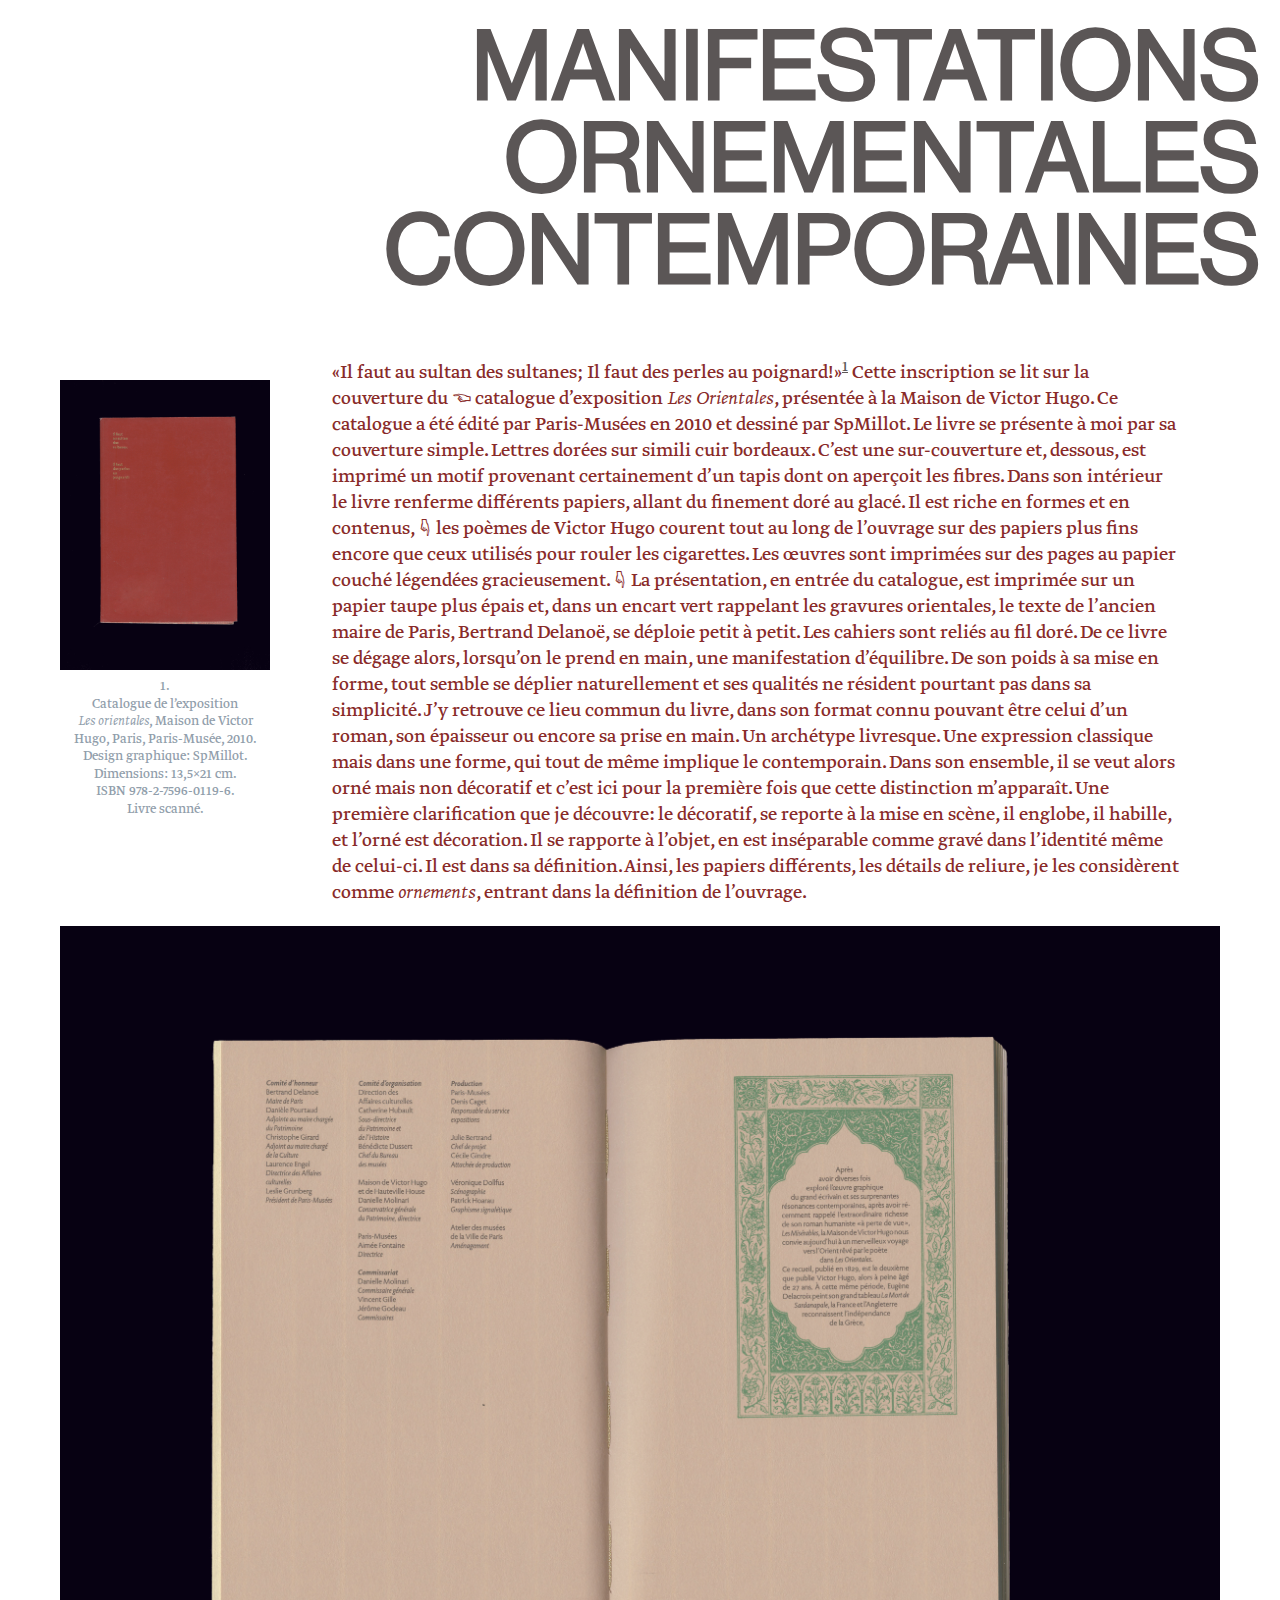
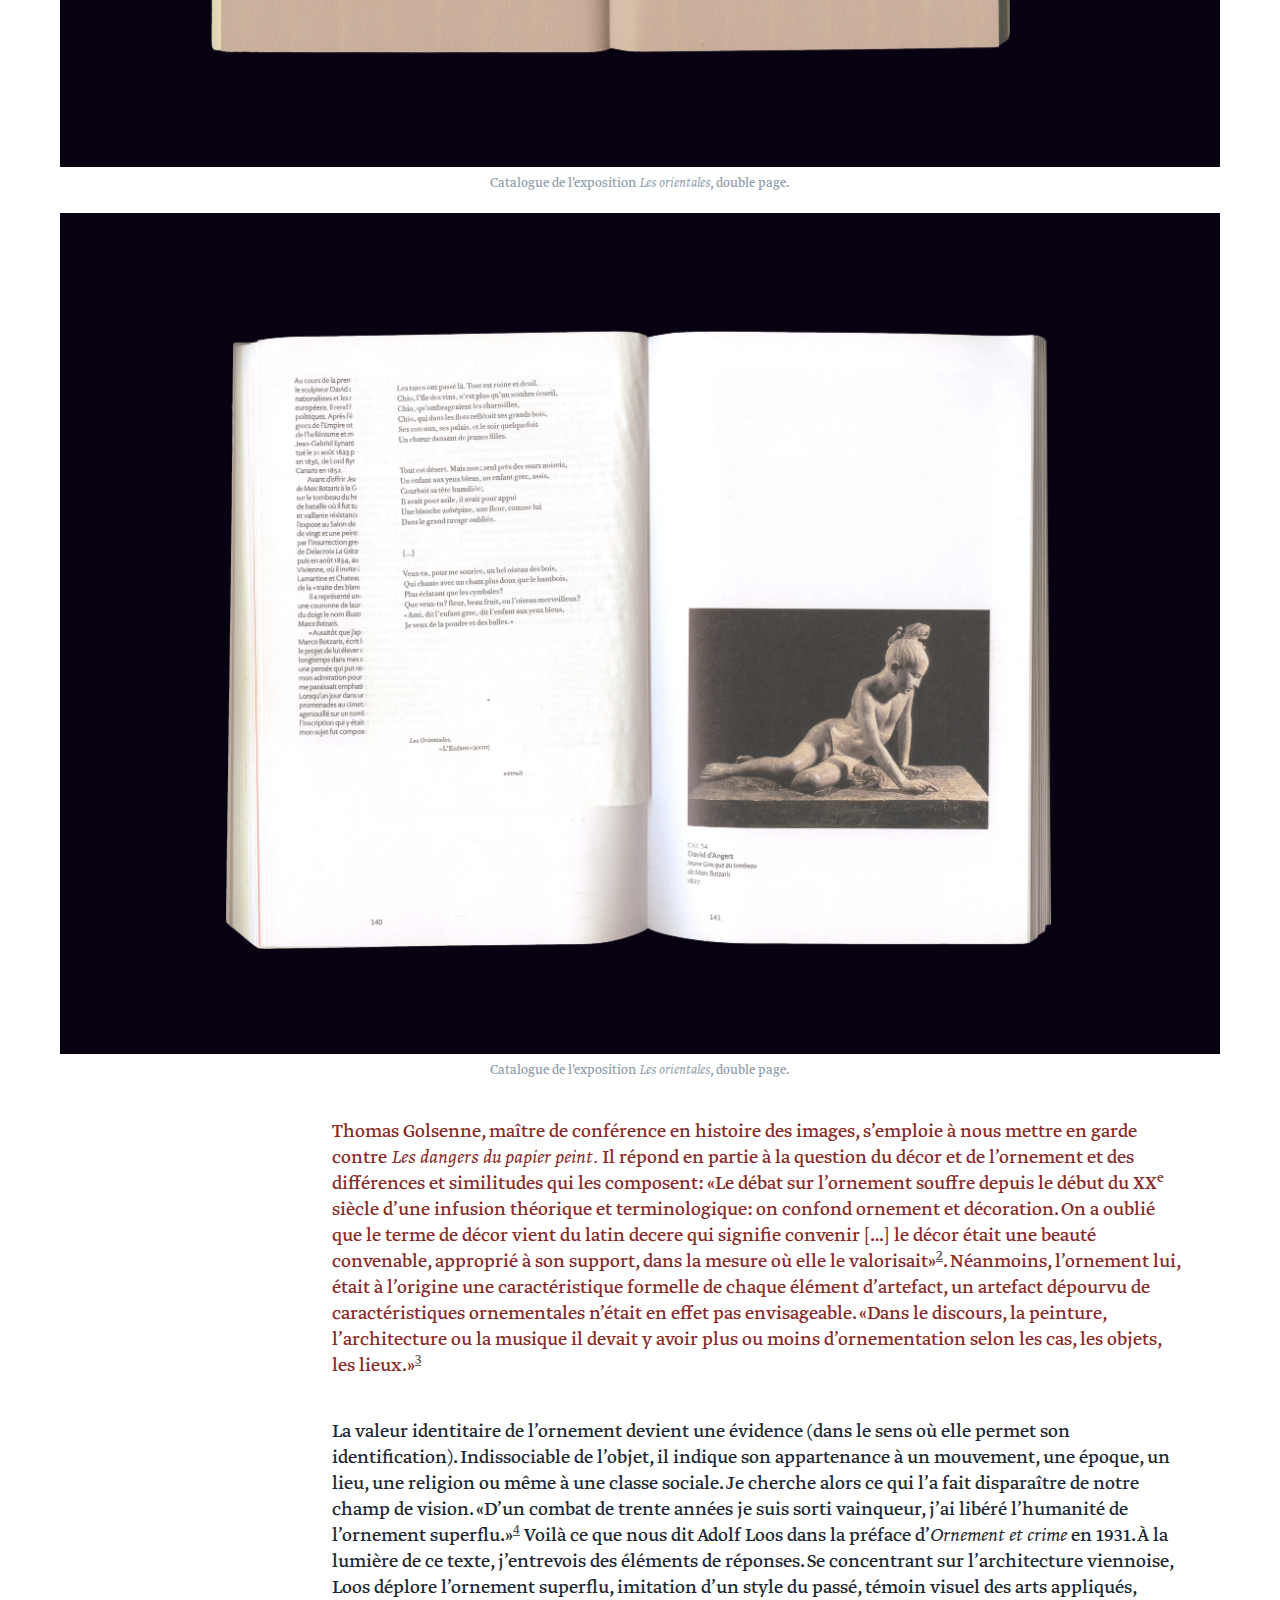
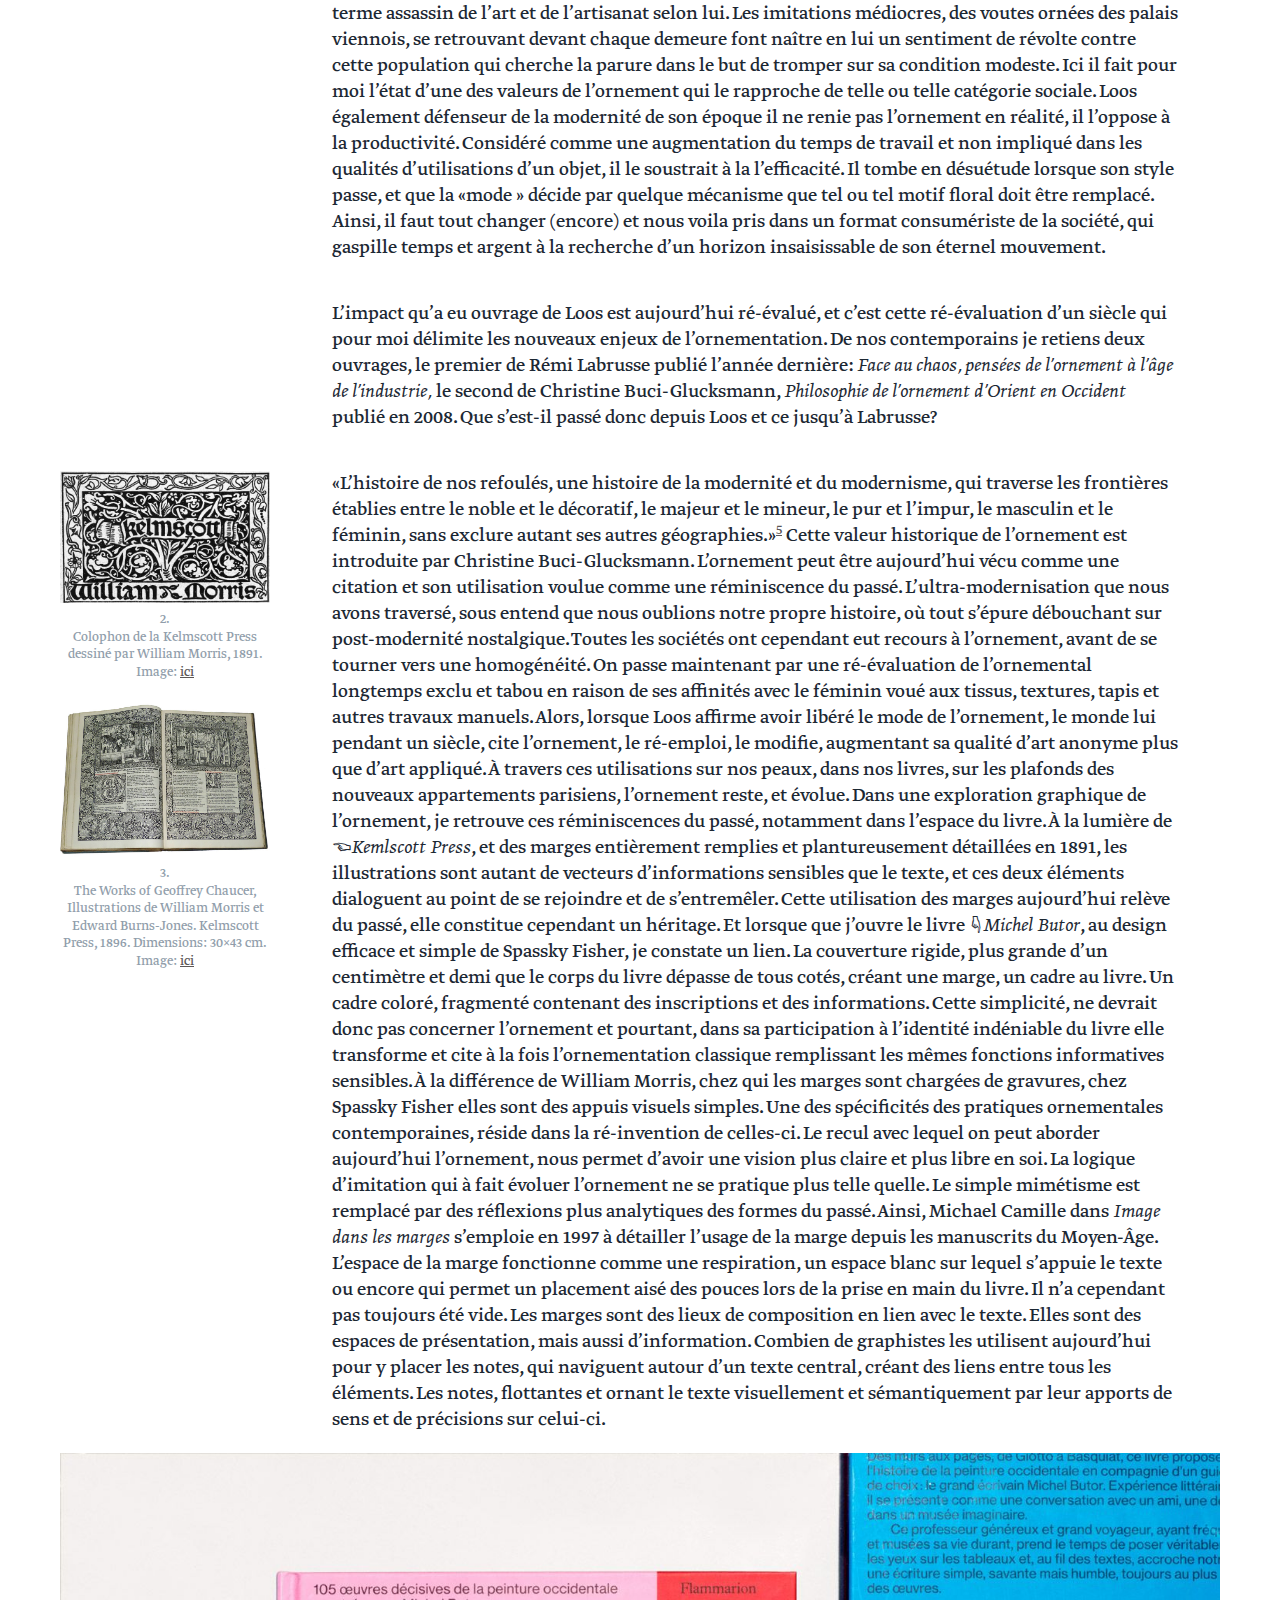
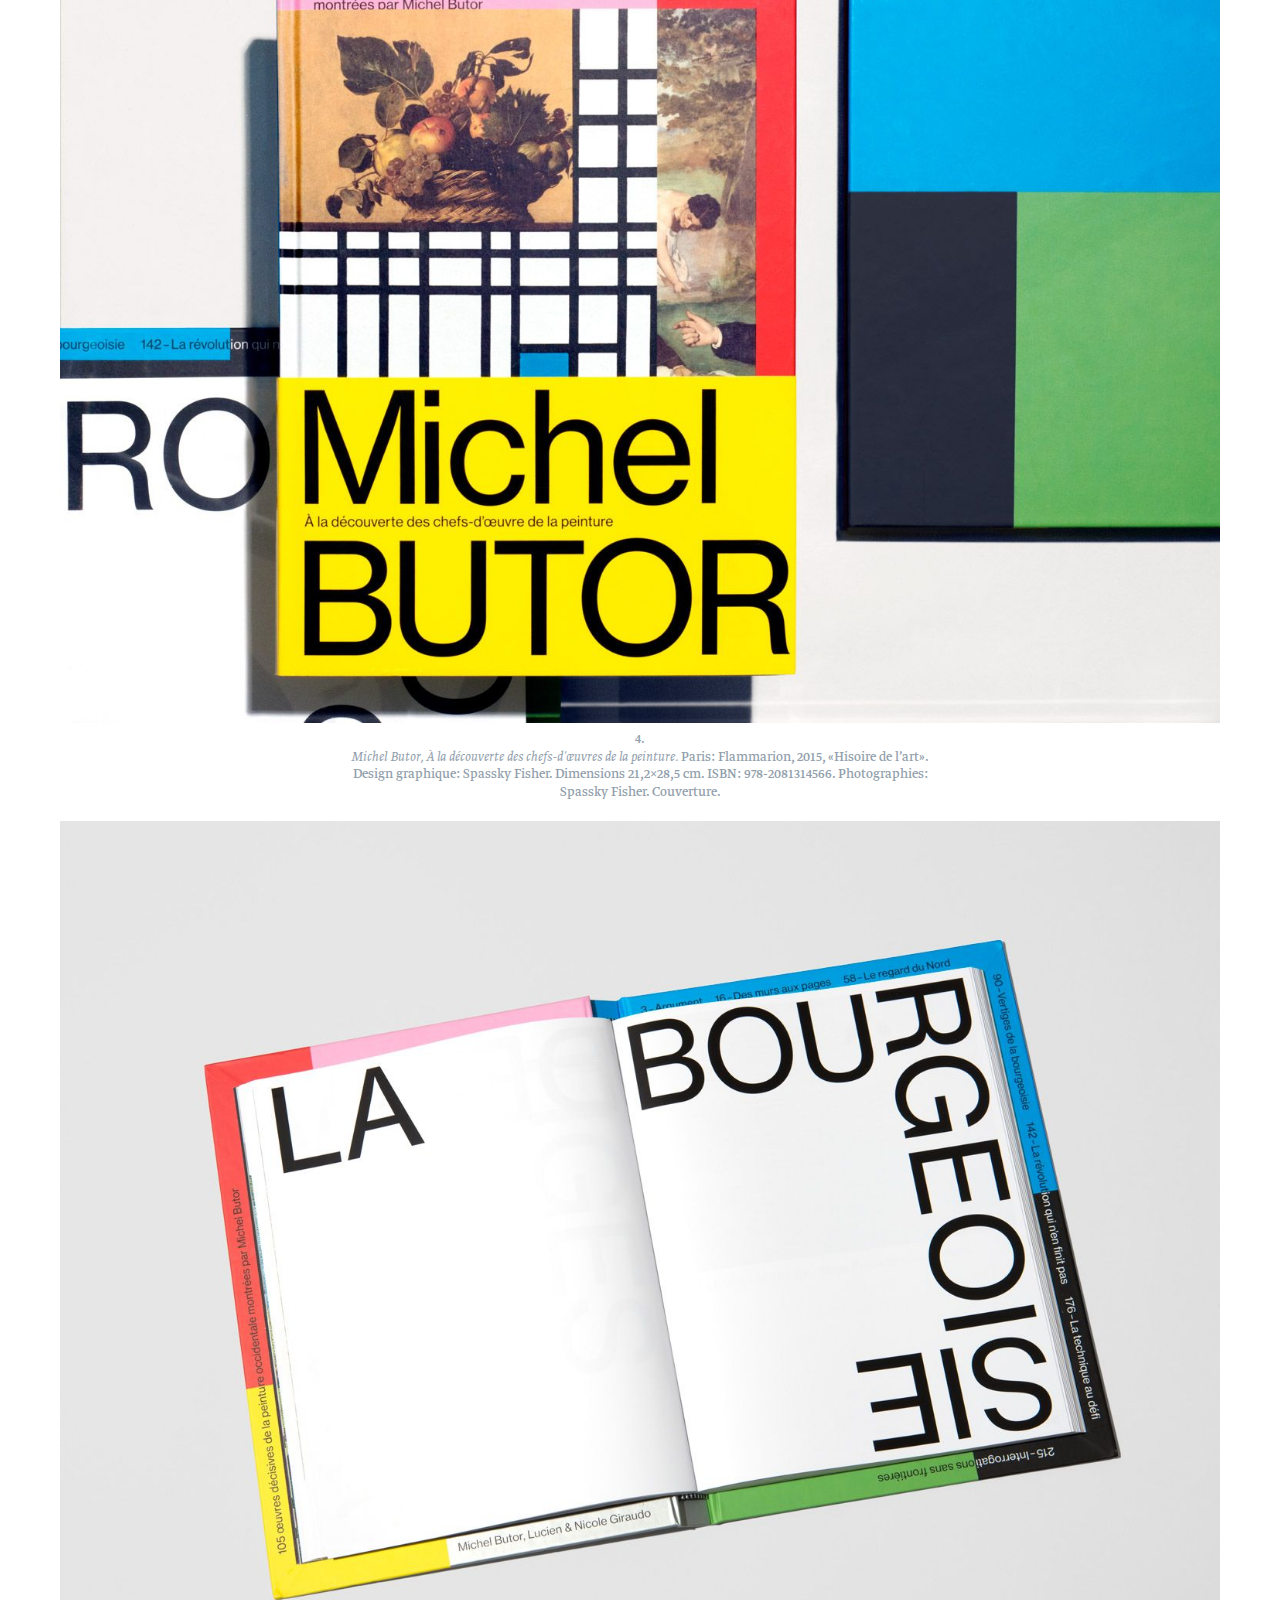
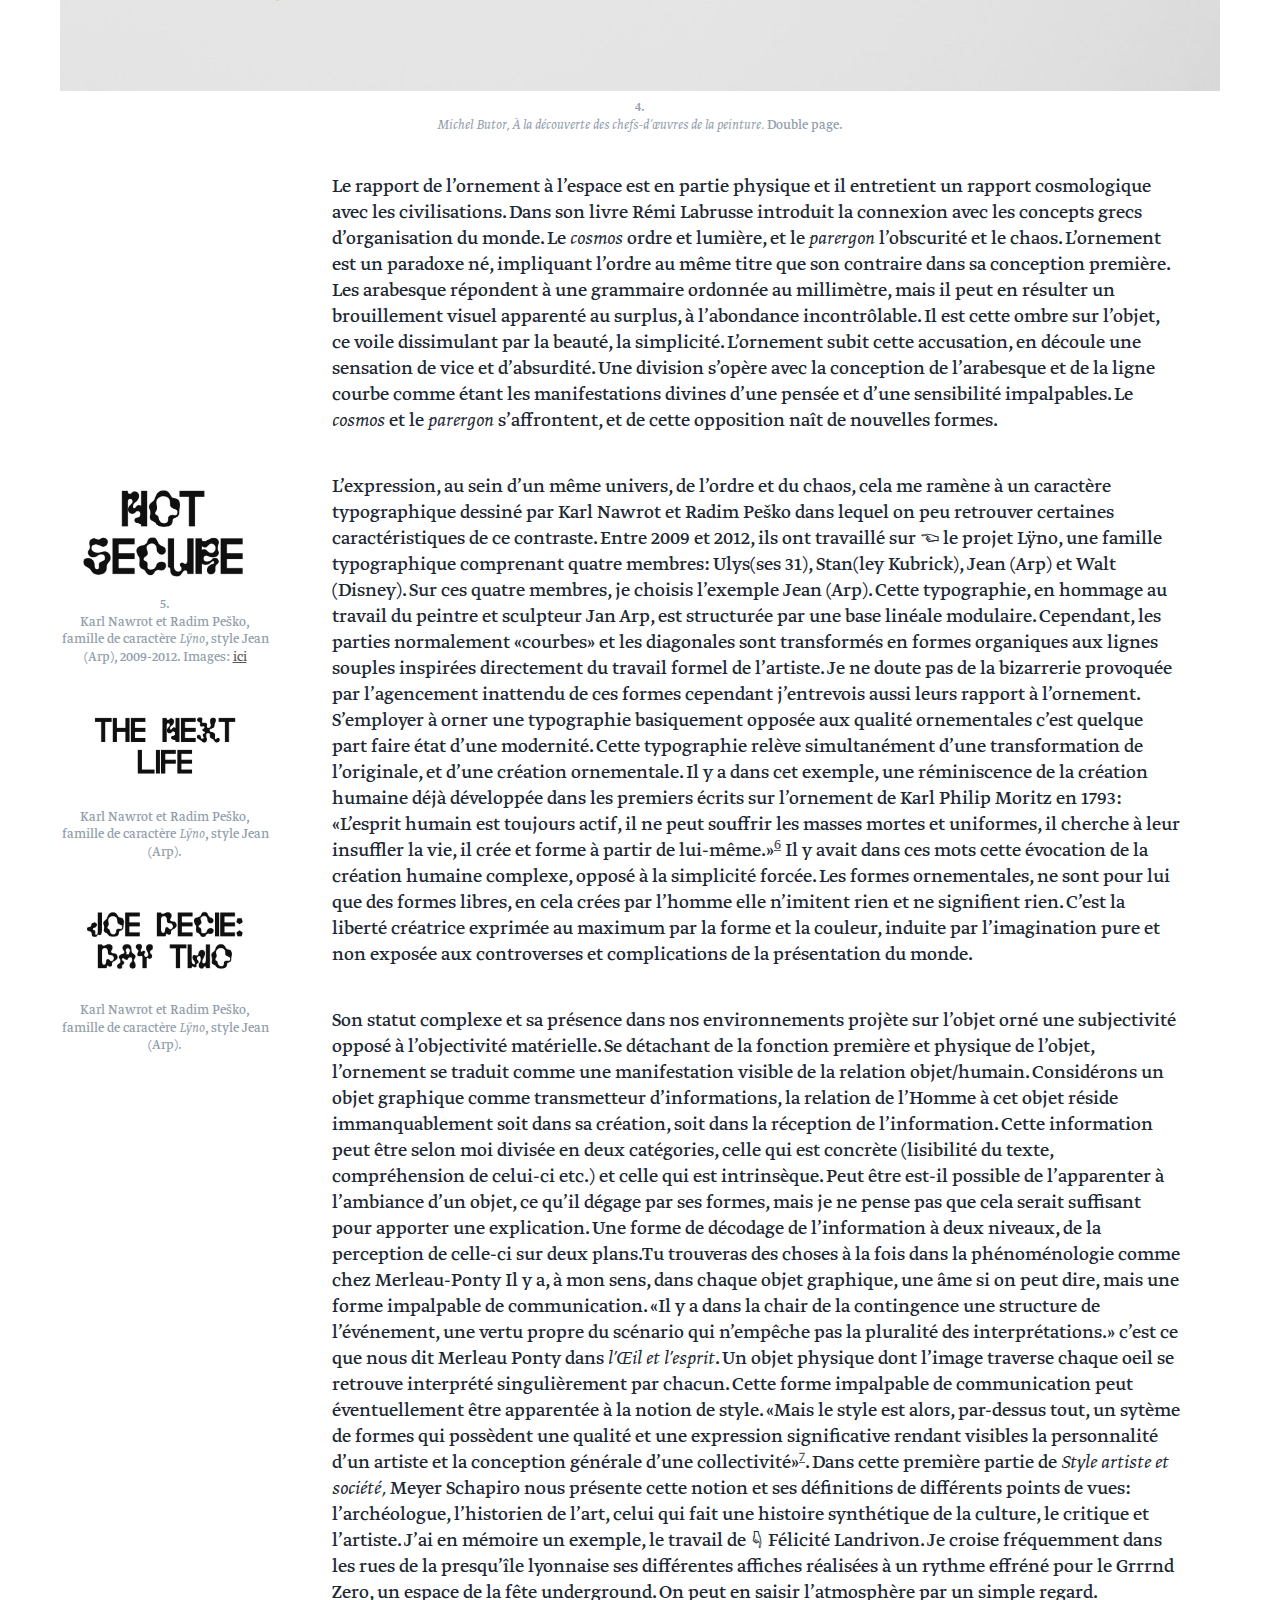
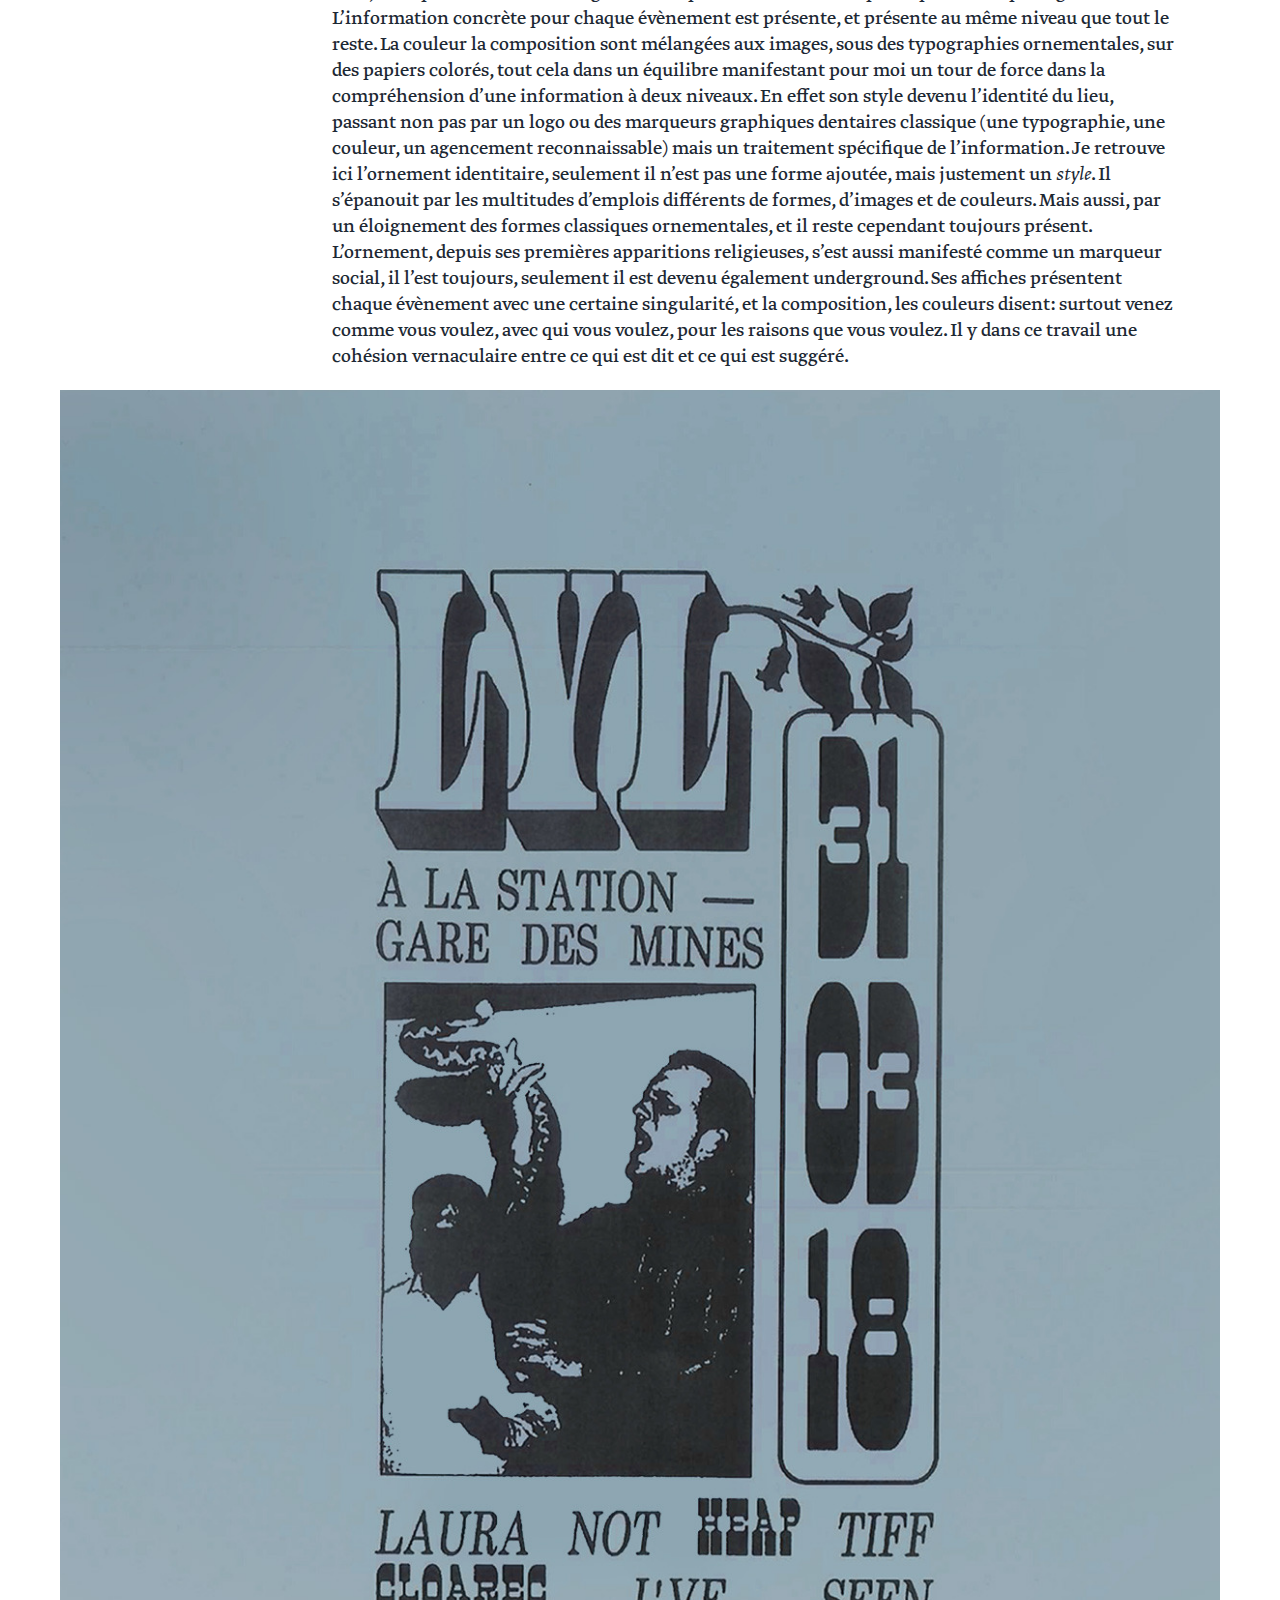
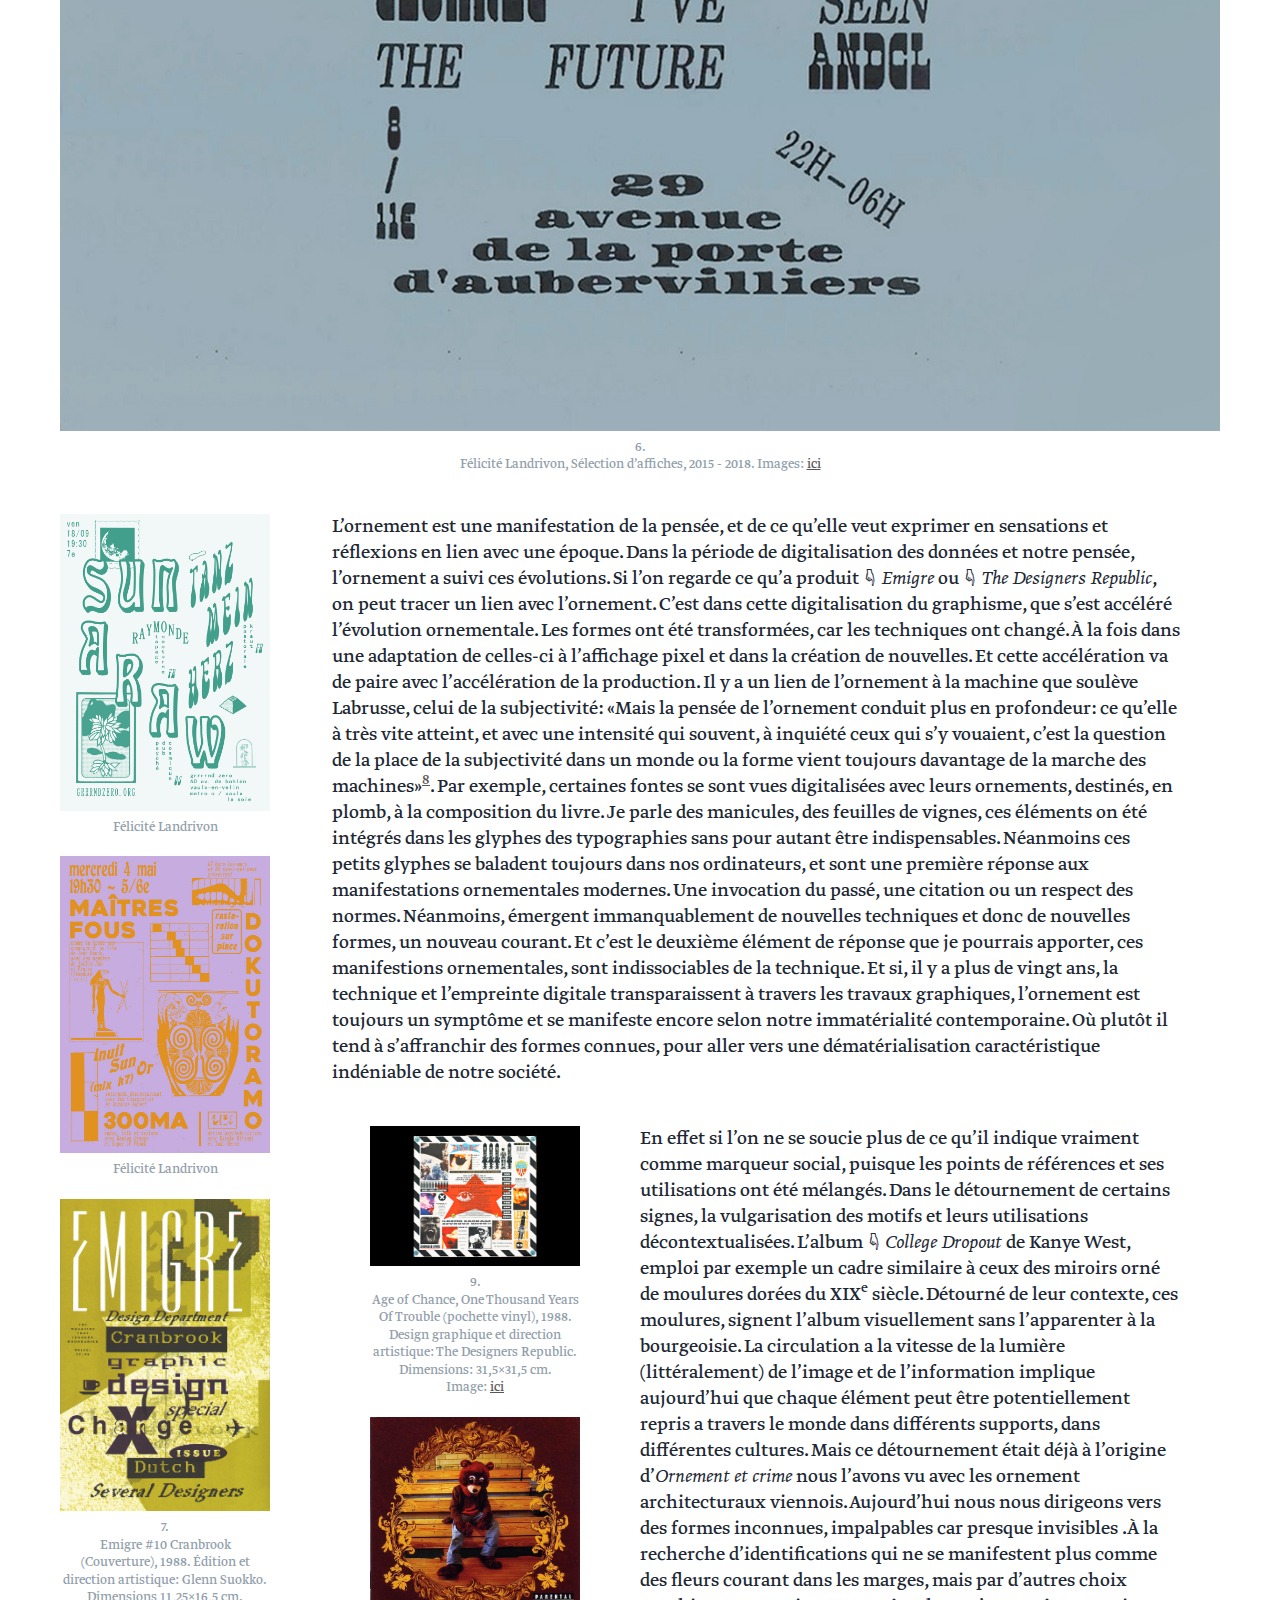
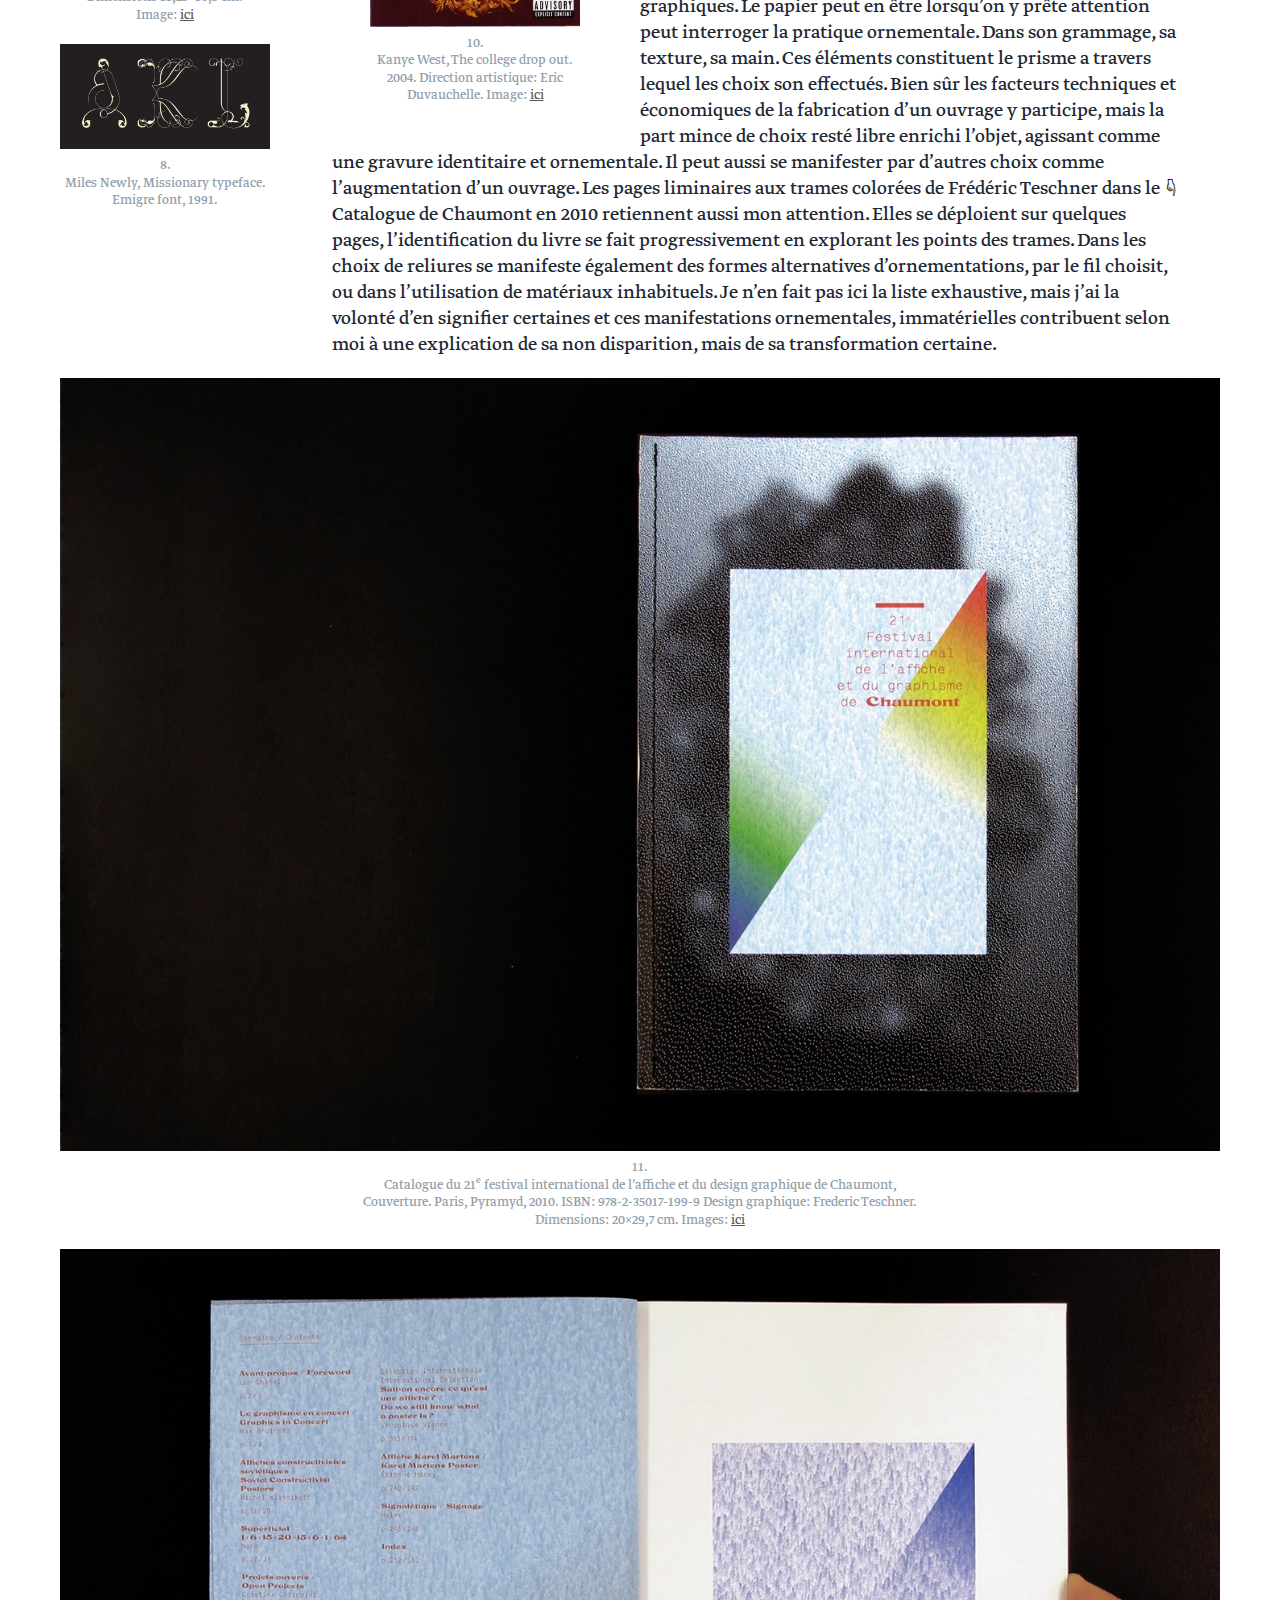
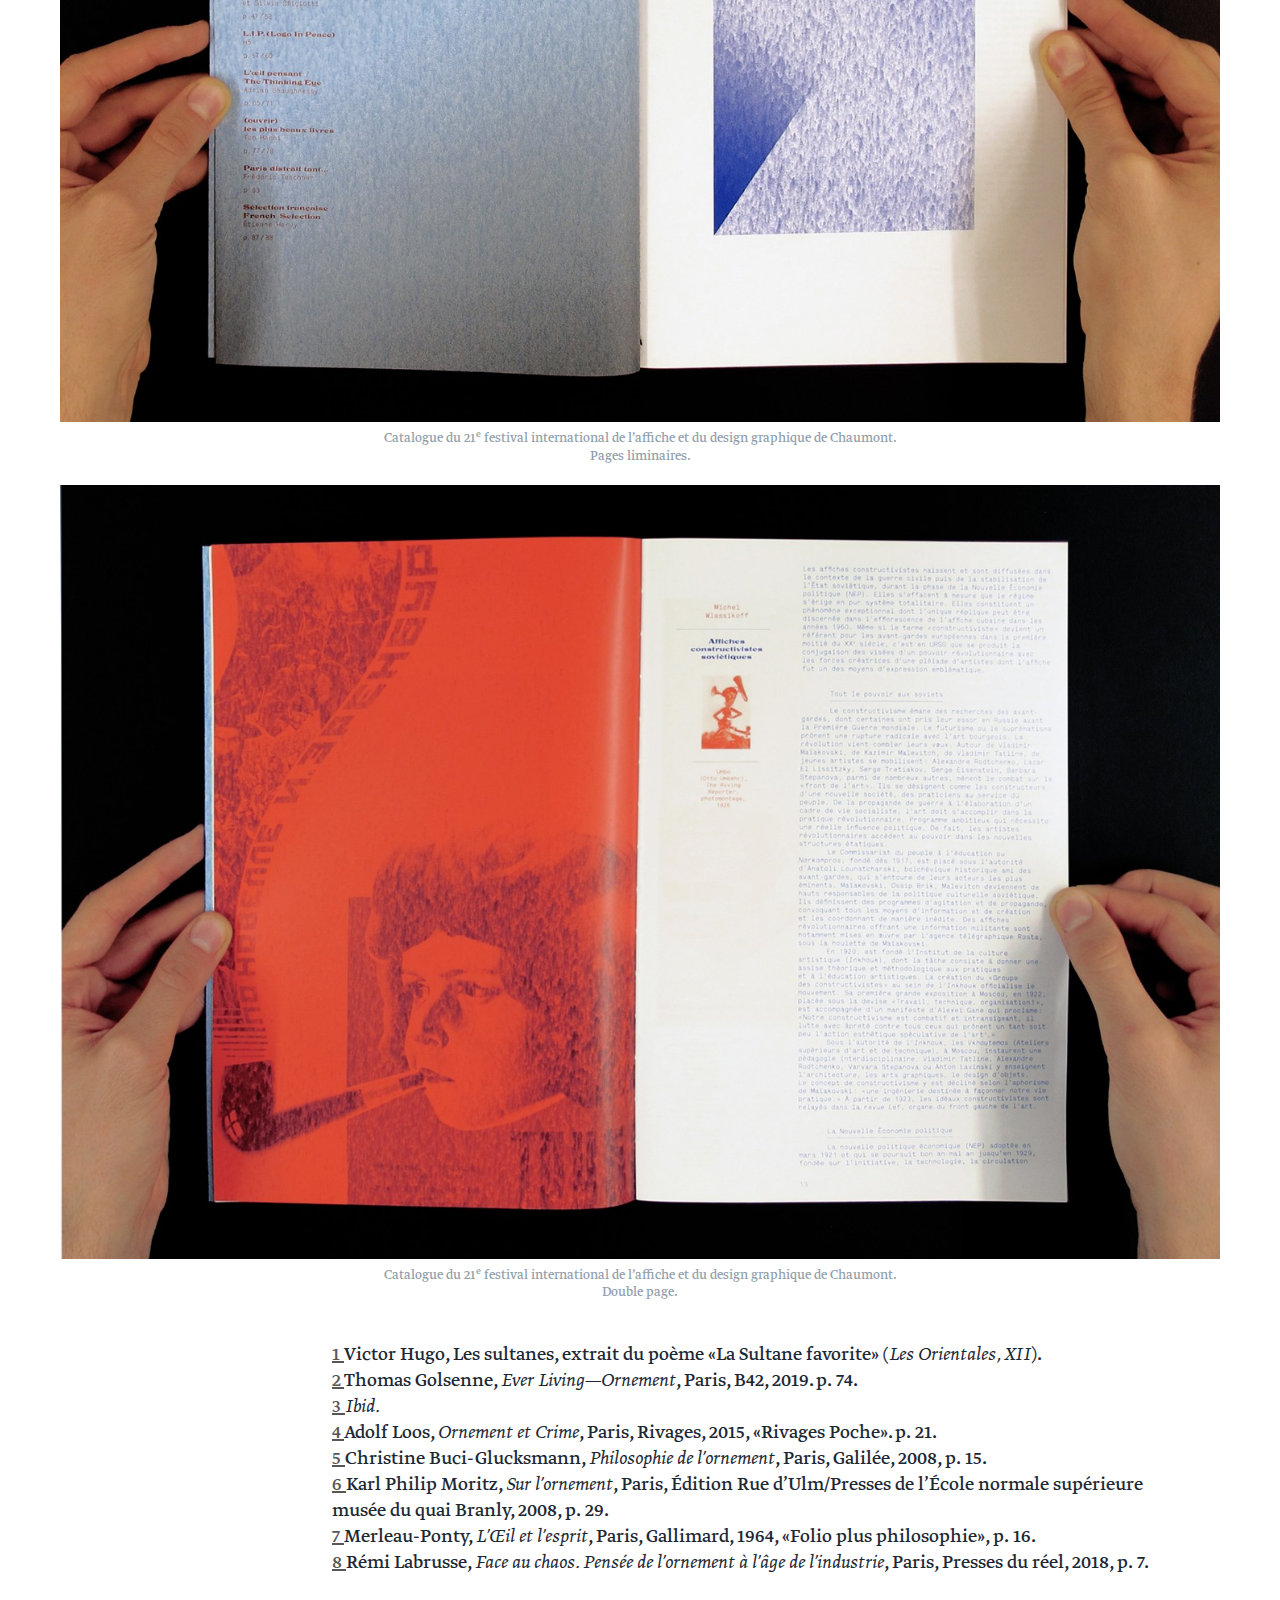
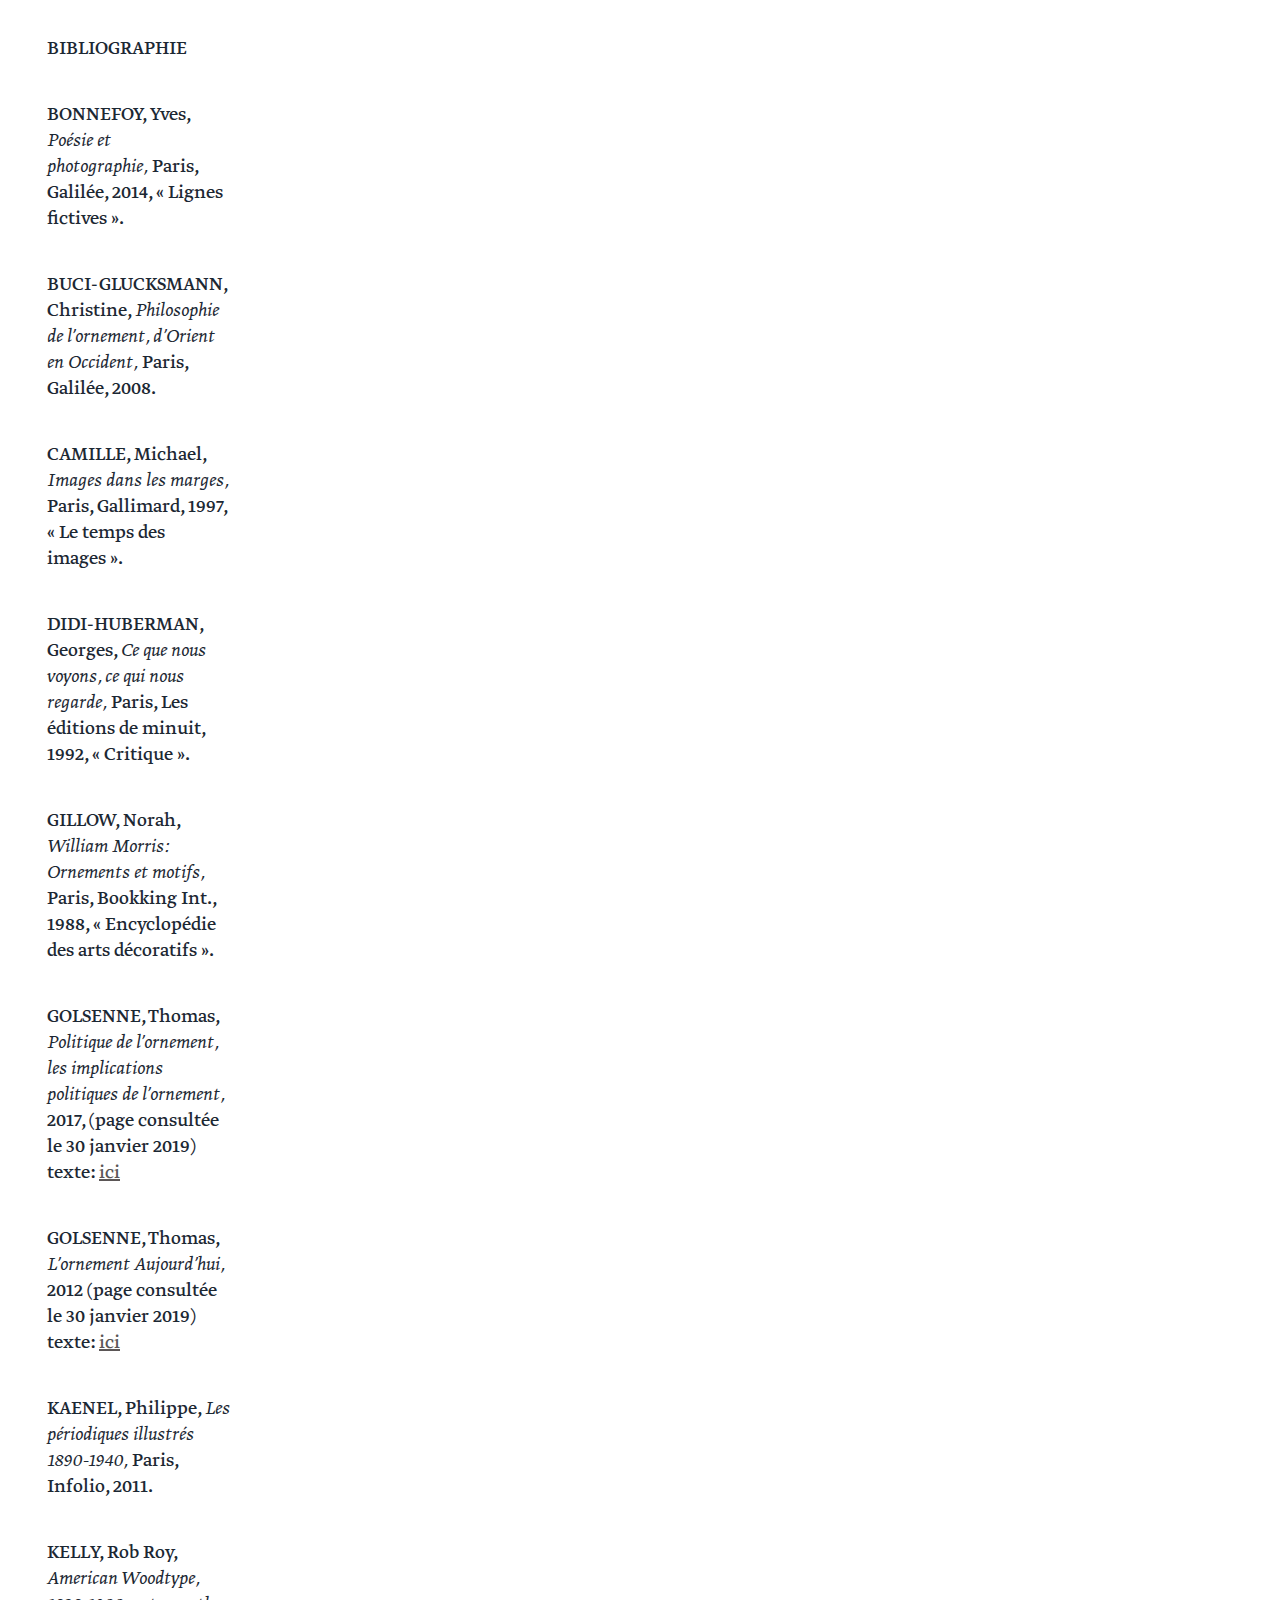
<file: manco.html>
<!DOCTYPE html>
<html xmlns="http://www.w3.org/1999/xhtml" lang="" xml:lang="">
<head>
  <meta charset="utf-8" />
  <meta name="generator" content="pandoc" />
  <meta name="viewport" content="width=device-width, initial-scale=1.0, user-scalable=yes" />
  <title>Manifestations ornementales contemporaines</title>
  <style>
      code{white-space: pre-wrap;}
      span.smallcaps{font-variant: small-caps;}
      span.underline{text-decoration: underline;}
      div.column{display: inline-block; vertical-align: top; width: 50%;}
  </style>
  <link rel="stylesheet" href="css/layout.css" />
  <!--[if lt IE 9]>
    <script src="//cdnjs.cloudflare.com/ajax/libs/html5shiv/3.7.3/html5shiv-printshiv.min.js"></script>
  <![endif]-->
</head>
<body>
<header id="title-block-header">
<h1 class="title">Manifestations ornementales contemporaines</h1>
</header>
<div class="colonne">
<figure>
<img src="images_jpeg/Fig_01a.jpg" title="Couverture Les Orientales" alt="1.   Catalogue de l’exposition  Les orientales, Maison de Victor Hugo, Paris, Paris-Musée, 2010. Design graphique: SpMillot. Dimensions: 13,5×21 cm.  ISBN 978-2-7596-0119-6.  Livre scanné." /><figcaption>1. <br> Catalogue de l’exposition <br><em>Les orientales</em>, Maison de Victor Hugo, Paris, Paris-Musée, 2010. Design graphique: SpMillot. Dimensions: 13,5×21 cm. <br>ISBN 978-2-7596-0119-6. <br>Livre scanné.</figcaption>
</figure>
</div>
<div class="rouge">
<p>«Il faut au sultan des sultanes; Il faut des perles au poignard!»<sup><a href="#note1" id="retour1">1</a></sup> Cette inscription se lit sur la couverture du ☜ catalogue d’exposition <em>Les Orientales</em>, présentée à la Maison de Victor Hugo. Ce catalogue a été édité par Paris-Musées en 2010 et dessiné par SpMillot. Le livre se présente à moi par sa couverture simple. Lettres dorées sur simili cuir bordeaux. C’est une sur-couverture et, dessous, est imprimé un motif provenant certainement d’un tapis dont on aperçoit les fibres. Dans son intérieur le livre renferme différents papiers, allant du finement doré au glacé. Il est riche en formes et en contenus, ☟ les poèmes de Victor Hugo courent tout au long de l’ouvrage sur des papiers plus fins encore que ceux utilisés pour rouler les cigarettes. Les œuvres sont imprimées sur des pages au papier couché légendées gracieusement. ☟ La présentation, en entrée du catalogue, est imprimée sur un papier taupe plus épais et, dans un encart vert rappelant les gravures orientales, le texte de l’ancien maire de Paris, Bertrand Delanoë, se déploie petit à petit. Les cahiers sont reliés au fil doré. De ce livre se dégage alors, lorsqu’on le prend en main, une manifestation d’équilibre. De son poids à sa mise en forme, tout semble se déplier naturellement et ses qualités ne résident pourtant pas dans sa simplicité. J’y retrouve ce lieu commun du livre, dans son format connu pouvant être celui d’un roman, son épaisseur ou encore sa prise en main. Un archétype livresque. Une expression classique mais dans une forme, qui tout de même implique le contemporain. Dans son ensemble, il se veut alors orné mais non décoratif et c’est ici pour la première fois que cette distinction m’apparaît. Une première clarification que je découvre: le décoratif, se reporte à la mise en scène, il englobe, il habille, et l’orné est décoration. Il se rapporte à l’objet, en est inséparable comme gravé dans l’identité même de celui-ci. Il est dans sa définition. Ainsi, les papiers différents, les détails de reliure, je les considèrent comme <em>ornements</em>, entrant dans la définition de l’ouvrage.</p>
<figure>
<img src="images_jpeg/Fig_01b.jpg" title="Double page 1 Les Orientales" alt="Catalogue de l’exposition Les orientales, double page." /><figcaption>Catalogue de l’exposition <em>Les orientales</em>, double page.</figcaption>
</figure>
<figure>
<img src="images_jpeg/Fig_01c.jpg" title="Double page 2 Les Orientales" alt="Catalogue de l’exposition Les orientales, double page." /><figcaption>Catalogue de l’exposition <em>Les orientales</em>, double page.</figcaption>
</figure>
<p>Thomas Golsenne, maître de conférence en histoire des images, s’emploie à nous mettre en garde contre <em>Les dangers du papier peint.</em> Il répond en partie à la question du décor et de l’ornement et des différences et similitudes qui les composent: «Le débat sur l’ornement souffre depuis le début du XX<sup>e</sup> siècle d’une infusion théorique et terminologique: on confond ornement et décoration. On a oublié que le terme de décor vient du latin decere qui signifie convenir […] le décor était une beauté convenable, approprié à son support, dans la mesure où elle le valorisait»<sup><a href="#note2" id="retour2">2</a></sup>. Néanmoins, l’ornement lui, était à l’origine une caractéristique formelle de chaque élément d’artefact, un artefact dépourvu de caractéristiques ornementales n’était en effet pas envisageable. «Dans le discours, la peinture, l’architecture ou la musique il devait y avoir plus ou moins d’ornementation selon les cas, les objets, les lieux.»<sup><a href="#note3" id="retour3">3</a></sup></p>
</div>
<p>La valeur identitaire de l’ornement devient une évidence (dans le sens où elle permet son identification). Indissociable de l’objet, il indique son appartenance à un mouvement, une époque, un lieu, une religion ou même à une classe sociale. Je cherche alors ce qui l’a fait disparaître de notre champ de vision. «D’un combat de trente années je suis sorti vainqueur, j’ai libéré l’humanité de l’ornement superflu.»<sup><a href="#note4" id="retour4">4</a></sup> Voilà ce que nous dit Adolf Loos dans la préface d’<em>Ornement et crime</em> en 1931. À la lumière de ce texte, j’entrevois des éléments de réponses. Se concentrant sur l’architecture viennoise, Loos déplore l’ornement superflu, imitation d’un style du passé, témoin visuel des arts appliqués, terme assassin de l’art et de l’artisanat selon lui. Les imitations médiocres, des voutes ornées des palais viennois, se retrouvant devant chaque demeure font naître en lui un sentiment de révolte contre cette population qui cherche la parure dans le but de tromper sur sa condition modeste. Ici il fait pour moi l’état d’une des valeurs de l’ornement qui le rapproche de telle ou telle catégorie sociale. Loos également défenseur de la modernité de son époque il ne renie pas l’ornement en réalité, il l’oppose à la productivité. Considéré comme une augmentation du temps de travail et non impliqué dans les qualités d’utilisations d’un objet, il le soustrait à la l’efficacité. Il tombe en désuétude lorsque son style passe, et que la «mode » décide par quelque mécanisme que tel ou tel motif floral doit être remplacé. Ainsi, il faut tout changer (encore) et nous voila pris dans un format consumériste de la société, qui gaspille temps et argent à la recherche d’un horizon insaisissable de son éternel mouvement.</p>
<p>L’impact qu’a eu ouvrage de Loos est aujourd’hui ré-évalué, et c’est cette ré-évaluation d’un siècle qui pour moi délimite les nouveaux enjeux de l’ornementation. De nos contemporains je retiens deux ouvrages, le premier de Rémi Labrusse publié l’année dernière: <em>Face au chaos, pensées de l’ornement à l’âge de l’industrie,</em> le second de Christine Buci-Glucksmann, <em>Philosophie de l’ornement d’Orient en Occident</em> publié en 2008. Que s’est-il passé donc depuis Loos et ce jusqu’à Labrusse?</p>
<div class="colonne">
<figure>
<img src="images_jpeg/Fig_02.jpg" title="Kelmscott Colophon" alt="2.  Colophon de la Kelmscott Press dessiné par William Morris, 1891. Image: ici" /><figcaption>2.<br> Colophon de la Kelmscott Press dessiné par William Morris, 1891. Image: <a href="https://www.victorianweb.org">ici</a></figcaption>
</figure>
<figure>
<img src="images_jpeg/Fig_03.jpg" title="Kelmscott Livre" alt="3.  The Works of Geoffrey Chaucer, Illustrations de William Morris et Edward Burns-Jones. Kelmscott Press, 1896. Dimensions: 30×43 cm. Image: ici" /><figcaption>3.<br> The Works of Geoffrey Chaucer, Illustrations de William Morris et Edward Burns-Jones. Kelmscott Press, 1896. Dimensions: 30×43 cm. Image: <a href="https://www.barterbooks.co.uk">ici</a></figcaption>
</figure>
</div>
<p>«L’histoire de nos refoulés, une histoire de la modernité et du modernisme, qui traverse les frontières établies entre le noble et le décoratif, le majeur et le mineur, le pur et l’impur, le masculin et le féminin, sans exclure autant ses autres géographies.»<sup><a href="#note5" id="retour5">5</a></sup> Cette valeur historique de l’ornement est introduite par Christine Buci-Glucksmann. L’ornement peut être aujourd’hui vécu comme une citation et son utilisation voulue comme une réminiscence du passé. L’ultra-modernisation que nous avons traversé, sous entend que nous oublions notre propre histoire, où tout s’épure débouchant sur post-modernité nostalgique. Toutes les sociétés ont cependant eut recours à l’ornement, avant de se tourner vers une homogénéité. On passe maintenant par une ré-évaluation de l’ornemental longtemps exclu et tabou en raison de ses affinités avec le féminin voué aux tissus, textures, tapis et autres travaux manuels. Alors, lorsque Loos affirme avoir libéré le mode de l’ornement, le monde lui pendant un siècle, cite l’ornement, le ré-emploi, le modifie, augmentant sa qualité d’art anonyme plus que d’art appliqué. À travers ces utilisations sur nos peaux, dans nos livres, sur les plafonds des nouveaux appartements parisiens, l’ornement reste, et évolue. Dans une exploration graphique de l’ornement, je retrouve ces réminiscences du passé, notamment dans l’espace du livre. À la lumière de ☜<em>Kemlscott Press</em>, et des marges entièrement remplies et plantureusement détaillées en 1891, les illustrations sont autant de vecteurs d’informations sensibles que le texte, et ces deux éléments dialoguent au point de se rejoindre et de s’entremêler. Cette utilisation des marges aujourd’hui relève du passé, elle constitue cependant un héritage. Et lorsque que j’ouvre le livre ☟<em>Michel Butor</em>, au design efficace et simple de Spassky Fisher, je constate un lien. La couverture rigide, plus grande d’un centimètre et demi que le corps du livre dépasse de tous cotés, créant une marge, un cadre au livre. Un cadre coloré, fragmenté contenant des inscriptions et des informations. Cette simplicité, ne devrait donc pas concerner l’ornement et pourtant, dans sa participation à l’identité indéniable du livre elle transforme et cite à la fois l’ornementation classique remplissant les mêmes fonctions informatives sensibles. À la différence de William Morris, chez qui les marges sont chargées de gravures, chez Spassky Fisher elles sont des appuis visuels simples. Une des spécificités des pratiques ornementales contemporaines, réside dans la ré-invention de celles-ci. Le recul avec lequel on peut aborder aujourd’hui l’ornement, nous permet d’avoir une vision plus claire et plus libre en soi. La logique d’imitation qui à fait évoluer l’ornement ne se pratique plus telle quelle. Le simple mimétisme est remplacé par des réflexions plus analytiques des formes du passé. Ainsi, Michael Camille dans <em>Image dans les marges</em> s’emploie en 1997 à détailler l’usage de la marge depuis les manuscrits du Moyen-Âge. L’espace de la marge fonctionne comme une respiration, un espace blanc sur lequel s’appuie le texte ou encore qui permet un placement aisé des pouces lors de la prise en main du livre. Il n’a cependant pas toujours été vide. Les marges sont des lieux de composition en lien avec le texte. Elles sont des espaces de présentation, mais aussi d’information. Combien de graphistes les utilisent aujourd’hui pour y placer les notes, qui naviguent autour d’un texte central, créant des liens entre tous les éléments. Les notes, flottantes et ornant le texte visuellement et sémantiquement par leur apports de sens et de précisions sur celui-ci.</p>
<figure>
<img src="images_jpeg/Fig_04a.jpg" title="Michel Butor couverture" alt="4.   Michel Butor, À la découverte des chefs-d’œuvres de la peinture. Paris: Flammarion, 2015, «Hisoire de l’art». Design graphique: Spassky Fisher. Dimensions 21,2×28,5 cm. ISBN: 978-2081314566. Photographies: Spassky Fisher. Couverture." /><figcaption>4. <br> <em>Michel Butor, À la découverte des chefs-d’œuvres de la peinture.</em> Paris: Flammarion, 2015, «Hisoire de l’art». Design graphique: Spassky Fisher. Dimensions 21,2×28,5 cm. ISBN: 978-2081314566. Photographies: Spassky Fisher. Couverture.</figcaption>
</figure>
<figure>
<img src="images_jpeg/Fig_04b.jpg" title="Michel Butor double page" alt="4.   Michel Butor, À la découverte des chefs-d’œuvres de la peinture. Double page." /><figcaption>4. <br> <em>Michel Butor, À la découverte des chefs-d’œuvres de la peinture.</em> Double page.</figcaption>
</figure>
<p>Le rapport de l’ornement à l’espace est en partie physique et il entretient un rapport cosmologique avec les civilisations. Dans son livre Rémi Labrusse introduit la connexion avec les concepts grecs d’organisation du monde. Le <em>cosmos</em> ordre et lumière, et le <em>parergon</em> l’obscurité et le chaos. L’ornement est un paradoxe né, impliquant l’ordre au même titre que son contraire dans sa conception première. Les arabesque répondent à une grammaire ordonnée au millimètre, mais il peut en résulter un brouillement visuel apparenté au surplus, à l’abondance incontrôlable. Il est cette ombre sur l’objet, ce voile dissimulant par la beauté, la simplicité. L’ornement subit cette accusation, en découle une sensation de vice et d’absurdité. Une division s’opère avec la conception de l’arabesque et de la ligne courbe comme étant les manifestations divines d’une pensée et d’une sensibilité impalpables. Le <em>cosmos</em> et le <em>parergon</em> s’affrontent, et de cette opposition naît de nouvelles formes.</p>
<div class="colonne">
<figure>
<img src="images_jpeg/Fig_05a.jpg" title="Typetest3" alt="5.   Karl Nawrot et Radim Peško, famille de caractère Lÿno, style Jean (Arp), 2009-2012. Images: ici" /><figcaption>5. <br> Karl Nawrot et Radim Peško, famille de caractère <em>Lÿno</em>, style Jean (Arp), 2009-2012. Images: <a href="https://radimpesko.com">ici</a></figcaption>
</figure>
<figure>
<img src="images_jpeg/Fig_05b.jpg" title="TypeTest" alt="Karl Nawrot et Radim Peško, famille de caractère Lÿno, style Jean (Arp)." /><figcaption>Karl Nawrot et Radim Peško, famille de caractère <em>Lÿno</em>, style Jean (Arp).</figcaption>
</figure>
<figure>
<img src="images_jpeg/Fig_05c.jpg" title="TypeTest2" alt="Karl Nawrot et Radim Peško, famille de caractère Lÿno, style Jean (Arp)." /><figcaption>Karl Nawrot et Radim Peško, famille de caractère <em>Lÿno</em>, style Jean (Arp).</figcaption>
</figure>
</div>
<p>L’expression, au sein d’un même univers, de l’ordre et du chaos, cela me ramène à un caractère typographique dessiné par Karl Nawrot et Radim Peško dans lequel on peu retrouver certaines caractéristiques de ce contraste. Entre 2009 et 2012, ils ont travaillé sur ☜ le projet Lÿno, une famille typographique comprenant quatre membres: Ulys(ses 31), Stan(ley Kubrick), Jean (Arp) et Walt (Disney). Sur ces quatre membres, je choisis l’exemple Jean (Arp). Cette typographie, en hommage au travail du peintre et sculpteur Jan Arp, est structurée par une base linéale modulaire. Cependant, les parties normalement «courbes» et les diagonales sont transformés en formes organiques aux lignes souples inspirées directement du travail formel de l’artiste. Je ne doute pas de la bizarrerie provoquée par l’agencement inattendu de ces formes cependant j’entrevois aussi leurs rapport à l’ornement. S’employer à orner une typographie basiquement opposée aux qualité ornementales c’est quelque part faire état d’une modernité. Cette typographie relève simultanément d’une transformation de l’originale, et d’une création ornementale. Il y a dans cet exemple, une réminiscence de la création humaine déjà développée dans les premiers écrits sur l’ornement de Karl Philip Moritz en 1793:  «L’esprit humain est toujours actif, il ne peut souffrir les masses mortes et uniformes, il cherche à leur insuffler la vie, il crée et forme à partir de lui-même.»<sup><a href="#note6" id="retour6">6</a></sup> Il y avait dans ces mots cette évocation de la création humaine complexe, opposé à la simplicité forcée. Les formes ornementales, ne sont pour lui que des formes libres, en cela crées par l’homme elle n’imitent rien et ne signifient rien. C’est la liberté créatrice exprimée au maximum par la forme et la couleur, induite par l’imagination pure et non exposée aux controverses et complications de la présentation du monde.</p>
<p>Son statut complexe et sa présence dans nos environnements projète sur l’objet orné une subjectivité opposé à l’objectivité matérielle. Se détachant de la fonction première et physique de l’objet, l’ornement se traduit comme une manifestation visible de la relation objet/humain. Considérons un objet graphique comme transmetteur d’informations, la relation de l’Homme à cet objet réside immanquablement soit dans sa création, soit dans la réception de l’information. Cette information peut être selon moi divisée en deux catégories, celle qui est concrète (lisibilité du texte, compréhension de celui-ci etc.) et celle qui est intrinsèque. Peut être est-il possible de l’apparenter à l’ambiance d’un objet, ce qu’il dégage par ses formes, mais je ne pense pas que cela serait suffisant pour apporter une explication. Une forme de décodage de l’information à deux niveaux, de la perception de celle-ci sur deux plans.Tu trouveras des choses à la fois dans la phénoménologie comme chez Merleau-Ponty Il y a, à mon sens, dans chaque objet graphique, une âme si on peut dire, mais une forme impalpable de communication. «Il y a dans la chair de la contingence une structure de l’événement, une vertu propre du scénario qui n’empêche pas la pluralité des interprétations.» c’est ce que nous dit Merleau Ponty dans <em>l’Œil et l’esprit</em>. Un objet physique dont l’image traverse chaque oeil se retrouve interprété singulièrement par chacun. Cette forme impalpable de communication peut éventuellement être apparentée à la notion de style. «Mais le style est alors, par-dessus tout, un sytème de formes qui possèdent une qualité et une expression significative rendant visibles la personnalité d’un artiste et la conception générale d’une collectivité»<sup><a href="#note7" id="retour7">7</a></sup>. Dans cette première partie de <em>Style artiste et société,</em> Meyer Schapiro nous présente cette notion et ses définitions de différents points de vues: l’archéologue, l’historien de l’art, celui qui fait une histoire synthétique de la culture, le critique et l’artiste. J’ai en mémoire un exemple, le travail de ☟ Félicité Landrivon. Je croise fréquemment dans les rues de la presqu’île lyonnaise ses différentes affiches réalisées à un rythme effréné pour le Grrrnd Zero, un espace de la fête underground. On peut en saisir l’atmosphère par un simple regard. L’information concrète pour chaque évènement est présente, et présente au même niveau que tout le reste. La couleur la composition sont mélangées aux images, sous des typographies ornementales, sur des papiers colorés, tout cela dans un équilibre manifestant pour moi un tour de force dans la compréhension d’une information à deux niveaux. En effet son style devenu l’identité du lieu, passant non pas par un logo ou des marqueurs graphiques dentaires classique (une typographie, une couleur, un agencement reconnaissable) mais un traitement spécifique de l’information. Je retrouve ici l’ornement identitaire, seulement il n’est pas une forme ajoutée, mais justement un <em>style</em>. Il s’épanouit par les multitudes d’emplois différents de formes, d’images et de couleurs. Mais aussi, par un éloignement des formes classiques ornementales, et il reste cependant toujours présent. L’ornement, depuis ses premières apparitions religieuses, s’est aussi manifesté comme un marqueur social, il l’est toujours, seulement il est devenu également underground. Ses affiches présentent chaque évènement avec une certaine singularité, et la composition, les couleurs disent: surtout venez comme vous voulez, avec qui vous voulez, pour les raisons que vous voulez. Il y dans ce travail une cohésion vernaculaire entre ce qui est dit et ce qui est suggéré.</p>
<figure>
<img src="images_jpeg/Fig_06c.jpg" title="Felicité Landrivon1" alt="6.   Félicité Landrivon, Sélection d’affiches, 2015 - 2018. Images: ici" /><figcaption>6. <br> Félicité Landrivon, Sélection d’affiches, 2015 - 2018. Images: <a href="https://felicitonlandrive.tumblr.com">ici</a></figcaption>
</figure>
<div class="colonne">
<figure>
<img src="images_jpeg/Fig_06a.jpg" title="Félicité Landrivon2" alt="Félicité Landrivon" /><figcaption>Félicité Landrivon</figcaption>
</figure>
<figure>
<img src="images_jpeg/Fig_06b.jpg" title="Félicité Landrivon2" alt="Félicité Landrivon" /><figcaption>Félicité Landrivon</figcaption>
</figure>
<figure>
<img src="images_jpeg/Fig_07.jpg" title="Emigre10" alt="7.   Emigre #10 Cranbrook (Couverture), 1988. Édition et direction artistique: Glenn Suokko. Dimensions 11,25×16,5 cm.  Image: ici" /><figcaption>7. <br> Emigre #10 Cranbrook (Couverture), 1988. Édition et direction artistique: Glenn Suokko. Dimensions 11,25×16,5 cm. <br>Image: <a href="https://www.emigre.com/Magazine">ici</a></figcaption>
</figure>
<figure>
<img src="images_jpeg/Fig_08a.gif" title="missionary" alt="8.   Miles Newly, Missionary typeface. Emigre font, 1991." /><figcaption>8. <br> Miles Newly, Missionary typeface. Emigre font, 1991.</figcaption>
</figure>
</div>
<p>L’ornement est une manifestation de la pensée, et de ce qu’elle veut exprimer en sensations et réflexions en lien avec une époque. Dans la période de digitalisation des données et notre pensée, l’ornement a suivi ces évolutions. Si l’on regarde ce qu’a produit ☟ <em>Emigre</em> ou ☟ <em>The Designers Republic</em>, on peut tracer un lien avec l’ornement. C’est dans cette digitalisation du graphisme, que s’est accéléré l’évolution ornementale. Les formes ont été transformées, car les techniques ont changé. À la fois dans une adaptation de celles-ci à l’affichage pixel et dans la création de nouvelles. Et cette accélération va de paire avec l’accélération de la production. Il y a un lien de l’ornement à la machine que soulève Labrusse, celui de la subjectivité: «Mais la pensée de l’ornement conduit plus en profondeur: ce qu’elle à très vite atteint, et avec une intensité qui souvent, à inquiété ceux qui s’y vouaient, c’est la question de la place de la subjectivité dans un monde ou la forme vient toujours davantage de la marche des machines»<sup><a href="#note8" id="retour8">8</a></sup>. Par exemple, certaines fontes se sont vues digitalisées avec leurs ornements, destinés, en plomb, à la composition du livre. Je parle des manicules, des feuilles de vignes, ces éléments on été intégrés dans les glyphes des typographies sans pour autant être indispensables. Néanmoins ces petits glyphes se baladent toujours dans nos ordinateurs, et sont une première réponse aux manifestations ornementales modernes. Une invocation du passé, une citation ou un respect des normes. Néanmoins, émergent immanquablement de nouvelles techniques et donc de nouvelles formes, un nouveau courant. Et c’est le deuxième élément de réponse que je pourrais apporter, ces manifestions ornementales, sont indissociables de la technique. Et si, il y a plus de vingt ans, la technique et l’empreinte digitale transparaissent à travers les travaux graphiques, l’ornement est toujours un symptôme et se manifeste encore selon notre immatérialité contemporaine. Où plutôt il tend à s’affranchir des formes connues, pour aller vers une dématérialisation caractéristique indéniable de notre société.</p>
<div class="colonne">
<figure>
<img src="images_jpeg/Fig_09.jpg" title="TDR" alt="9.   Age of Chance, One Thousand Years Of Trouble (pochette vinyl), 1988. Design graphique et direction artistique: The Designers Republic. Dimensions: 31,5×31,5 cm.   Image: ici" /><figcaption>9. <br> Age of Chance, One Thousand Years Of Trouble (pochette vinyl), 1988. Design graphique et direction artistique: The Designers Republic. Dimensions: 31,5×31,5 cm. <br> Image: <a href="http://indexgrafik.fr/the-designers-republic-tdr">ici</a></figcaption>
</figure>
<figure>
<img src="images_jpeg/Fig_11.jpg" title="KanyeWest" alt="10.   Kanye West, The college drop out. 2004. Direction artistique: Eric Duvauchelle. Image: ici" /><figcaption>10. <br> Kanye West, The college drop out. 2004. Direction artistique: Eric Duvauchelle. Image: <a href="https://yard.media/kanye-west-cover">ici</a></figcaption>
</figure>
</div>
<p>En effet si l’on ne se soucie plus de ce qu’il indique vraiment comme marqueur social, puisque les points de références et ses utilisations ont été mélangés. Dans le détournement de certains signes, la vulgarisation des motifs et leurs utilisations décontextualisées. L’album ☟ <em>College Dropout</em> de Kanye West, emploi par exemple un cadre similaire à ceux des miroirs orné de moulures dorées du XIX<sup>e</sup> siècle. Détourné de leur contexte, ces moulures, signent l’album visuellement sans l’apparenter à la bourgeoisie. La circulation a la vitesse de la lumière (littéralement) de l’image et de l’information implique aujourd’hui que chaque élément peut être potentiellement repris a travers le monde dans différents supports, dans différentes cultures. Mais ce détournement était déjà à l’origine d’<em>Ornement et crime</em> nous l’avons vu avec les ornement architecturaux viennois. Aujourd’hui nous nous dirigeons vers des formes inconnues, impalpables car presque invisibles .À la recherche d’identifications qui ne se manifestent plus comme des fleurs courant dans les marges, mais par d’autres choix graphiques. Le papier peut en être lorsqu’on y prête attention peut interroger la pratique ornementale. Dans son grammage, sa texture, sa main. Ces éléments constituent le prisme a travers lequel les choix son effectués. Bien sûr les facteurs techniques et économiques de la fabrication d’un ouvrage y participe, mais la part mince de choix resté libre enrichi l’objet, agissant comme une gravure identitaire et ornementale. Il peut aussi se manifester par d’autres choix comme l’augmentation d’un ouvrage. Les pages liminaires aux trames colorées de Frédéric Teschner dans le ☟ Catalogue de Chaumont en 2010 retiennent aussi mon attention. Elles se déploient sur quelques pages, l’identification du livre se fait progressivement en explorant les points des trames. Dans les choix de reliures se manifeste également des formes alternatives d’ornementations, par le fil choisit, ou dans l’utilisation de matériaux inhabituels. Je n’en fait pas ici la liste exhaustive, mais j’ai la volonté d’en signifier certaines et ces manifestations ornementales, immatérielles contribuent selon moi à une explication de sa non disparition, mais de sa transformation certaine.</p>
<figure>
<img src="images_jpeg/Fig_10a.jpg" title="fT1" alt="11.   Catalogue du 21e festival international de l’affiche et du design graphique de Chaumont, Couverture. Paris, Pyramyd, 2010. ISBN: 978-2-35017-199-9 Design graphique: Frederic Teschner. Dimensions: 20×29,7 cm. Images: ici" /><figcaption>11. <br> Catalogue du 21<sup>e</sup> festival international de l’affiche et du design graphique de Chaumont, Couverture. Paris, Pyramyd, 2010. ISBN: 978-2-35017-199-9 Design graphique: Frederic Teschner. Dimensions: 20×29,7 cm. Images: <a href="http://teschner-sturacci.com">ici</a></figcaption>
</figure>
<figure>
<img src="images_jpeg/Fig_10b.jpg" title="FT2" alt="Catalogue du 21e festival international de l’affiche et du design graphique de Chaumont.  Pages liminaires." /><figcaption>Catalogue du 21<sup>e</sup> festival international de l’affiche et du design graphique de Chaumont. <br>Pages liminaires.</figcaption>
</figure>
<figure>
<img src="images_jpeg/Fig_10c.jpg" title="FT3" alt="Catalogue du 21e festival international de l’affiche et du design graphique de Chaumont.  Double page." /><figcaption>Catalogue du 21<sup>e</sup> festival international de l’affiche et du design graphique de Chaumont. <br>Double page.</figcaption>
</figure>
<p><a href="#retour1" id="note1"> 1 </a> Victor Hugo, Les sultanes, extrait du poème «La Sultane favorite» (<em>Les Orientales, XII</em>).<br> <a href="#retour2" id="note2"> 2 </a> Thomas Golsenne, <em>Ever Living—Ornement</em>, Paris, B42, 2019. p. 74.<br> <a href="#retour3" id="note3"> 3 </a> <em>Ibid.</em><br> <a href="#retour4" id="note4"> 4 </a> Adolf Loos, <em>Ornement et Crime</em>, Paris, Rivages, 2015, «Rivages Poche». p. 21.<br> <a href="#retour5" id="note5"> 5 </a> Christine Buci-Glucksmann, <em>Philosophie de l’ornement</em>, Paris, Galilée, 2008, p. 15.<br> <a href="#retour6" id="note6"> 6 </a> Karl Philip Moritz, <em>Sur l’ornement</em>, Paris, Édition Rue d’Ulm/Presses de l’École normale supérieure musée du quai Branly, 2008, p. 29.<br> <a href="#retour7" id="note7"> 7 </a> Merleau-Ponty, <em>L’Œil et l’esprit</em>, Paris, Gallimard, 1964, «Folio plus philosophie», p. 16.<br> <a href="#retour8" id="note8"> 8 </a> Rémi Labrusse, <em>Face au chaos. Pensée de l’ornement à l’âge de l’industrie</em>, Paris, Presses du réel, 2018, p. 7.<br></p>
<div class="colonne">
<p>BIBLIOGRAPHIE</p>
<p>BONNEFOY, Yves, <em>Poésie et photographie,</em> Paris, Galilée, 2014, « Lignes fictives ».</p>
<p>BUCI-GLUCKSMANN, Christine, <em>Philosophie de l’ornement, d’Orient en Occident,</em> Paris, Galilée, 2008.</p>
<p>CAMILLE, Michael, <em>Images dans les marges,</em> Paris, Gallimard, 1997, « Le temps des images ».</p>
<p>DIDI-HUBERMAN, Georges, <em>Ce que nous voyons, ce qui nous regarde,</em> Paris, Les éditions de minuit, 1992, « Critique ».</p>
<p>GILLOW, Norah, <em>William Morris: Ornements et motifs,</em> Paris, Bookking Int., 1988, « Encyclopédie des arts décoratifs ».</p>
<p>GOLSENNE, Thomas, <em>Politique de l’ornement, les implications politiques de l’ornement,</em> 2017, (page consultée le 30 janvier 2019) texte: <a href="https://motifs.hypotheses.org/531">ici</a></p>
<p>GOLSENNE, Thomas, <em>L’ornement Aujourd’hui,</em> 2012 (page consultée le 30 janvier 2019) texte: <a href="https://journals.openedition.org/imagesrevues/2416">ici</a></p>
<p>KAENEL, Philippe, <em>Les périodiques illustrés 1890-1940,</em> Paris, Infolio, 2011.</p>
<p>KELLY, Rob Roy, <em>American Woodtype, 1828-1900, notes on the evolution of decorated and large types,</em> Saratoga, Liber Apertus Press, 2016.</p>
<p>LABRUSSE, Rémi, <em>Face au chaos: Pensées de l’ornement à l’âge de l’industrie,</em> Paris, Presses du réel, 2018.</p>
<p>LOOS, Adolf, <em>Ornement et crime,</em> traduit de l’allemand (Autriche) par Sabine Camille et Philippe Ivernel, Paris, Rivages, 2015, « Rivages Poche ».</p>
<p>MCLEAN, Ruari, <em>Typographers on Type,</em> Londres, W. W. Norton &amp; Company, 1995.</p>
<p>MERLEAU-PONTY Maurice, <em>L’Œil et l’Esprit,</em> Paris, Gallimard, 1964, « Folio plus philosophie ».</p>
<p>MORITZ, Karl Philippe, <em>Sur l’ornement,</em> Paris, Édition Rue d’Ulm/Presses de l’École normale supérieure-musée du quai Branly, 2008, « Æsthetica ».</p>
<p>PEIGNOT, Jérôme, <em>Petit traité de la vignette. Elle contribue à l’ivresse de la lecture,</em> Paris, Imprimerie nationale éditions, 2000.</p>
<p>SCHAPIRO, Meyer, <em>Style, artiste et société,</em> traduit de l’anglais (américain) par Blaise Allan, Daniel Arasse, Guy Durand, Louis Évrard, Vincent de la Soudière et Jean-Claude Lebensztejn, Paris, Gallimard, 1982, « Tel ».</p>
<p>SHERMAN, Nick, <em>The design of Type Specimens; or, Decorative Compositions Need Thorough Attention.</em>,The Shelf, Publishing design, cult of the shelf, 2012, n°1, p. 34—41.</p>
<p>s.n. Catalogue des plus beaux livres suisses, The past issue. s.n., 2008.</p>
<p>[Exposition: Ever living—Ornement.] <em>Ever living ornement,</em> Dir Sophie Auger et Valérie Knockel, Paris, B42, 2012.</p>
<p>RENNERT, Jack et WEILL Alain, <em>Alphonse Mucha, toutes les affiches et panneaux,</em> Paris, Henri Veyrier, 1984.</p>
<p>VANDERLANS, Rudy. <em>Emigre No.70 the Look Back Issue, Selections from Emigre Magazine 1-69. Celebrating 25 Years of Graphic Design,</em> Berkeley, Gingkopress, 2009.</p>
</div>
</body>
</html>
</file>
<file: css/layout.css>
/* RESET CSS */

@import url('normalize.css');


/* -------------------------- */


@font-face {
	font-family: "Greta";
	font-weight: 400; /* graisse definie dans fichier de la fonte (verifier dans glyph ou fontlab -> font Info) */
	src: url('../font/Greta.ttf');
	
}

@font-face {
	font-family: "GretaItalic";
	font-weight: 400; /* graisse definie dans fichier de la fonte (verifier dans glyph ou fontlab -> font Info) */
	src: url('../font/GretaItalic.ttf');
	
}

@font-face {
font-family: "Neue";
	font-weight: 450; /* graisse definie dans fichier de la fonte (verifier dans glyph ou fontlab -> font Info) */
	src: url('../font/NeueHaas.otf');
}	

html {
	font-size: 20px;	
}


body {

	font-family: "Greta";
	font-weight: 400;
	-webkit-font-smoothing: antialiased;
	-moz-osx-font-smoothing: grayscale;

	line-height: 1.3; /* 20 x 1.3 = 26 px */

	margin: 1rem;
}

em, i {
	font-family: "GretaItalic";
	font-weight: 400;
}

/* titres */
h1 {	
	line-height: 92px;
	text-align: right;
	font-weight: 700;
	font-family: "Neue";
	font-size: 96px;
	text-transform: uppercase;
	color:#5B5656;
	margin-top: 0;
}

p {
	
	margin: 2rem 4rem 1rem auto;
	width: calc(70% - 1rem);
	color:#1C2833;

}

a {
	color:#5B5656;

}

a:hover {
text-decoration: line-through;

}

img {
max-width: 100%;
height: auto;
}

figure {
	margin: 0 0 0 0,5rem;

}

figcaption {
	width: 50%;
	margin: 0 auto;
	font-size: 0.7rem;
	line-height: 1.25;
	text-align: center;
	color: #919EAB;

}


.link{
	color: #919EAB;
	text-decoration: none;
}

.colonne {
	width: calc(25% - 1rem);
	float: left;
	margin: 0rem 1rem 0rem 0;
}

.colonne figcaption {
	width: 100%;
}

.rouge p{
	color: #892B29;
}

.habillage p{
	
	float; right: 
	color: #892B29;
	margin:1rem 0 1rem 1rem;
	text-align: right;


}

.biblio {
	columns: 1;
	padding: 1rem 1rem 1rem 1rem;
	
}


@media screen and (min-width: 768px) and (max-width: 1100px) {
	html { font-size: 16px; }
}

@media screen and (max-width: 767px)  {
	html { 
		font-size: 16px; 
	}

	h1 {
		line-height: 20px;
		font-size: 23px;
	}
	.hideXS {
		display: none;
	}
	.colonne {
		width:100%;
		float: none;
		margin: 0rem 1rem 0rem 0;

	}
	.biblio {
	columns: 1;
}
}
</file>
